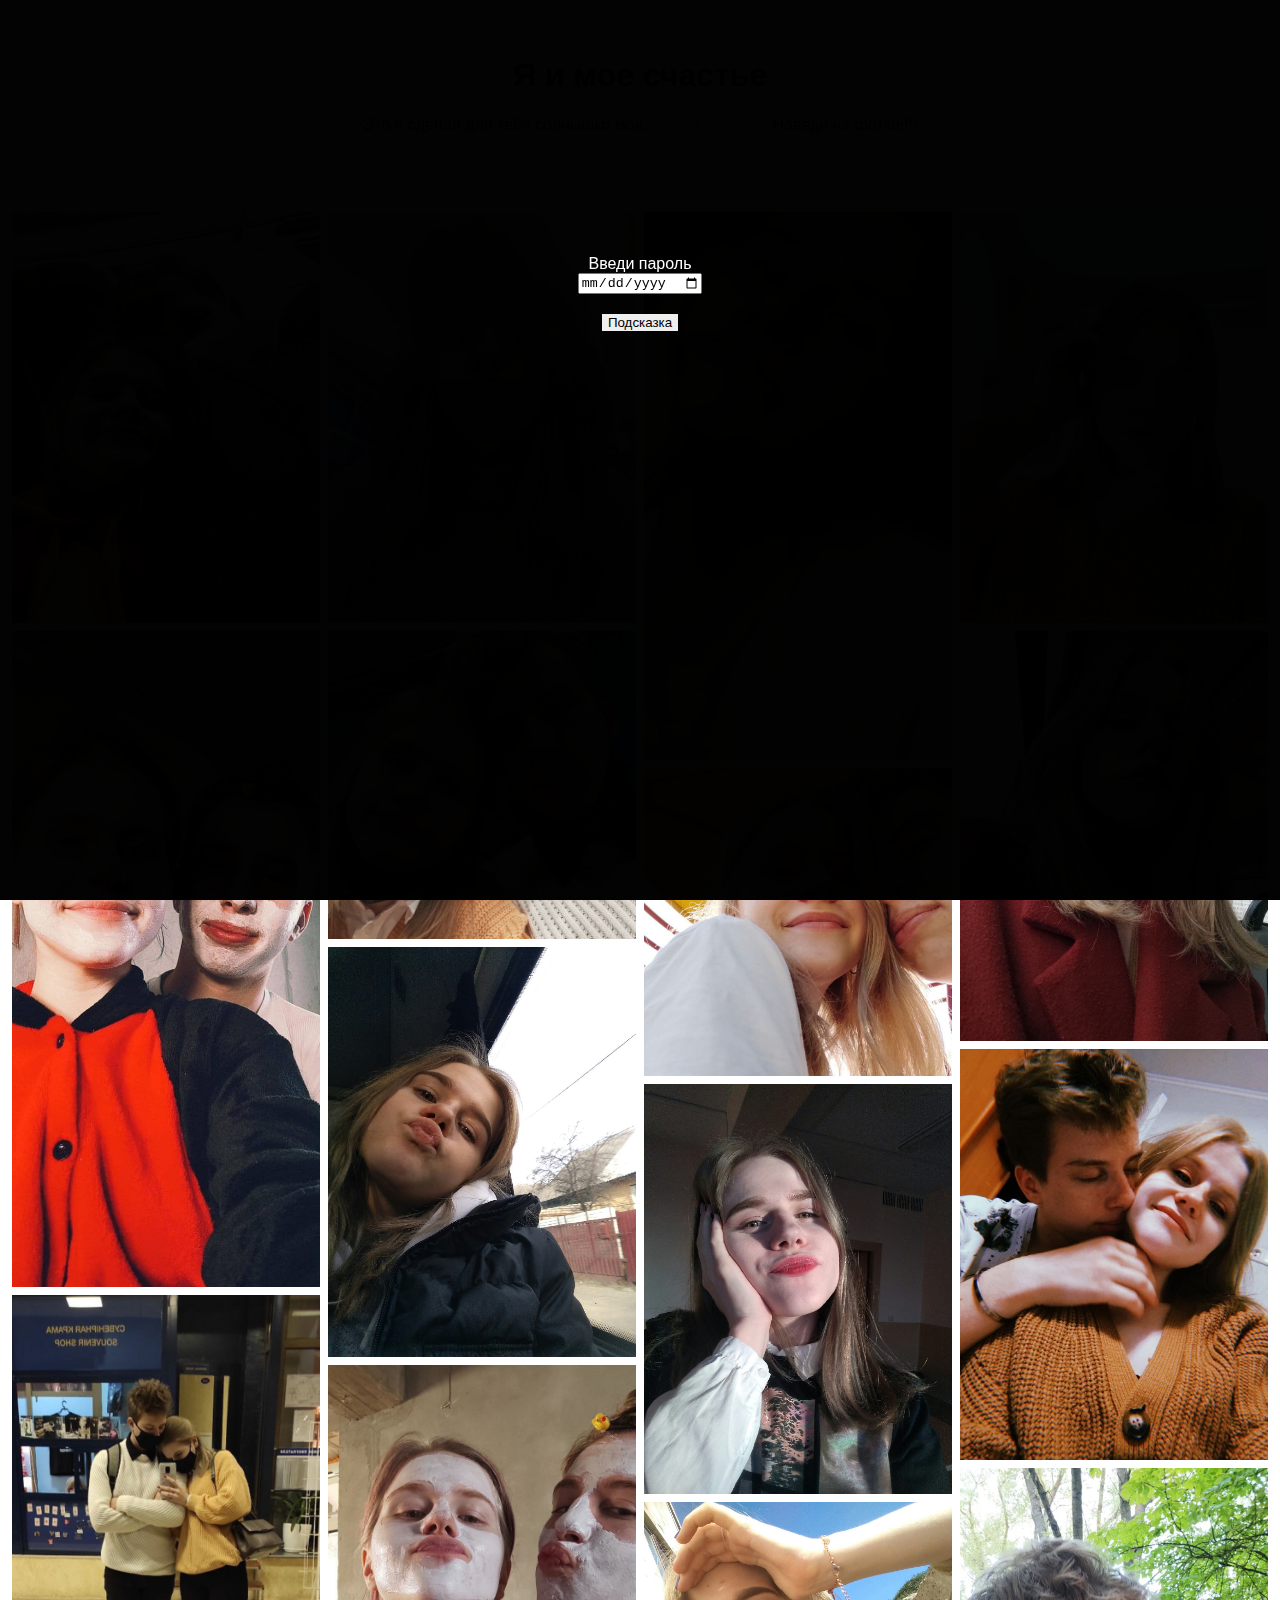
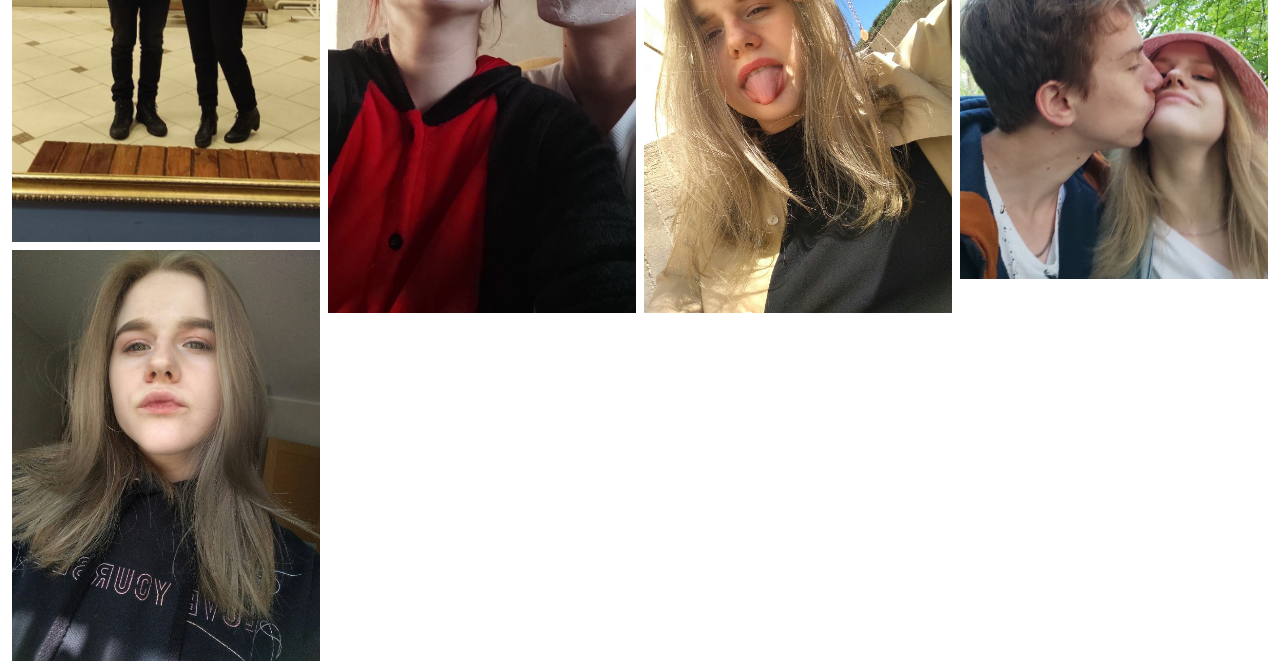
<file: index.html>
<!DOCTYPE html>
<html lang="en">

<head>
    <meta charset="UTF-8">
    <meta http-equiv="X-UA-Compatible" content="IE=edge">
    <meta name="viewport" content="width=device-width, initial-scale=1.0">
    <title>Солнышко</title>
</head>
<style>
    * {
        box-sizing: border-box;
    }
    body {
        padding: 0;
        margin: 0;
        width:100%;
        overflow-x: hidden;
        padding: 4px;
        font-family: Arial;
    }
    .container {
        position: relative;
    }

    .image {
        display: block;
        width: 100%;
        height: auto;
    }

    .overlay {
        position: absolute;
        bottom: 0;
        background: rgb(0, 0, 0);
        background: rgba(0, 0, 0, 0.5);
        /* Black see-through */
        color: #f1f1f1;
        width: 100%;
        transition: .5s ease;
        opacity: 0;
        color: white;
        font-size: 20px;
        padding: 20px;
        text-align: center;
    }

    .container:hover .overlay {
        opacity: 1;
    }
    
    .header {
        height: 200px;
        text-align: center;
        padding: 32px;
    }

    .row {
        display: -ms-flexbox;
        /* IE10 */
        display: flex;
        -ms-flex-wrap: wrap;
        /* IE10 */
        flex-wrap: wrap;
        padding: 0 4px;
    }
    .show{
        width: 100%;
        z-index: 100;
        background: rgba(0, 0, 0, 0.795);
        height: 100%;
    }
    /* Create four equal columns that sits next to each other */
    .column {
        -ms-flex: 25%;
        /* IE10 */
        flex: 25%;
        max-width: 25%;
        padding: 0 4px;
    }

    .column img {
        margin-top: 8px;
        vertical-align: middle;
    }
    .overBlock {
        height: 100%;
        width: 100%;
        position: fixed;
        z-index: 1;
        top: 0;
        left: 0;
        background-color: rgb(0,0,0);
        background-color: rgba(0,0,0, 0.99);
        overflow-x: hidden;
        transition: 0.5s;
    }

    .overBlock-content {
        position: relative;
        display: flex;
        flex-direction: column;
        justify-content: center;
        align-items: center;
        top: 25%;
        width: 100%;
        text-align: center;
        margin-top: 30px;
    }
    /* Responsive layout - makes a two column-layout instead of four columns */
    @media screen and (max-width: 800px) {
        .column {
            -ms-flex: 50%;
            flex: 50%;
            max-width: 50%;
        }
    }

    /* Responsive layout - makes the two columns stack on top of each other instead of next to each other */
    @media screen and (max-width: 600px) {
        .column {
            -ms-flex: 100%;
            flex: 100%;
            max-width: 100%;
        }
    }
</style>

<body>
    <div id="myNav" class="overBlock">

        <!-- Overlay content -->
        <div class="overBlock-content">
          <label for="password"><span style="color: white;">Введи пароль</span></label>
          <input id="psw" type="date">
          <button id="answer" style="border: none; margin-top: 20px">Подсказка</button>
        </div>
      
    </div>
    <!-- Header -->
    <div class="header">
        <h1>Я и мое счастье</h1>
        <p>Это я сделал для тебя солнышко мое, <span style="color: rgb(255, 146, 146);">я тебя любблю</span>. Наведи на фотки!!!!</p>
    </div>

    <!-- Photo Grid -->
    <div class="row">
        <div class="column">
        <div class="container">
            <img src="./img/photo_2020-10-18_23-52-44.jpg" style="width:100%">
            <div class="overlay">Едут счастливые😍</div>
        </div>
        <div class="container">
            <img src="./img/photo_2020-10-18_23-53-49.jpg" style="width:100%">
            <div class="overlay">Ууу, масочки😊</div>
        </div>
        <div class="container">
            <img src="./img/oni86r2E8VU.jpg" style="width:100%">
            <div class="overlay">Такие взрослые👻</div>
        </div>
        <div class="container">
            <img src="./img/pgYXb5uyVvM.jpg" style="width:100%">
            <div class="overlay">Такая серьезная милледи😚</div>
        </div>
        </div>
        <div class="column">
            <div class="container">
                <img src="./img/e87eY41BGaA.jpg" style="width:100%">
                <div class="overlay">Стырила мою шапку😒</div>
            </div>
            <div class="container">
                <img src="./img/fy3xYEyPTps.jpg" style="width:100%">
                <div class="overlay">Наш романтик в театре💏</div>
            </div>
            <div class="container">
                <img src="./img/JLMn1XBjMTI.jpg" style="width:100%">
                <div class="overlay">Дай буську😘</div>
            </div>
            <div class="container">
                <img src="./img/photo_2020-10-18_23-54-49.jpg" style="width:100%">
                <div class="overlay">И снова мы в масочках👽</div>
            </div>      
        </div>
        <div class="column">
            <div class="container">
                <img src="./img/Blf0VOheGOs.jpg" style="width:100%">
                <div class="overlay">Ты всегда такая милашка🥺</div>
            </div>
            <div class="container">
                <img src="./img/TctihDqNz78.jpg" style="width:100%">
                <div class="overlay">Ну мы и солнышки конечно☀️</div>
            </div>
            <div class="container">
                <img src="./img/uIG3NWyJ5Nc.jpg" style="width:100%">
                <div class="overlay">Сто процентов обо мне думаешь🤩</div>
            </div>
            <div class="container">
                <img src="./img/V6Rf2Oc5gkM.jpg" style="width:100%">
                <div class="overlay">Кривляшка🥴</div>
            </div>        
        </div>
        <div class="column">
            <div class="container">
                <img src="./img/ZSLKVzsY14E.jpg" style="width:100%">
                <div class="overlay">Просто эстетика 100%😎</div>
            </div>
            <div class="container">
                <img src="./img/photo_2021-04-30_14-02-22.jpg" style="width:100%">
                <div class="overlay">Ты моя королева👸</div>
            </div>
            <div class="container">
                <img src="./img/photo_2021-05-02_11-05-50.jpg" style="width:100%">
                <div class="overlay">Дай собой надышаться(никада не могу)😔</div>
            </div>
            <div class="container">
                <img src="./img/photo_2021-05-27_21-22-20.jpg" style="width:100%">
                <div class="overlay">Лесные зайки👫</div>
            </div>
        </div>
    </div>

</body>

</html>
<script defer>
    document.getElementById('answer').onclick = () =>{
        alert('Когда мы начали встречаться?');
    }
    document.getElementById('psw').addEventListener('change', (e) => {
        let psw = e.target.value;
        if(psw == '2020-05-27'){
            document.getElementById('myNav').style.width = '0';
        }
    })
</script>
</file>
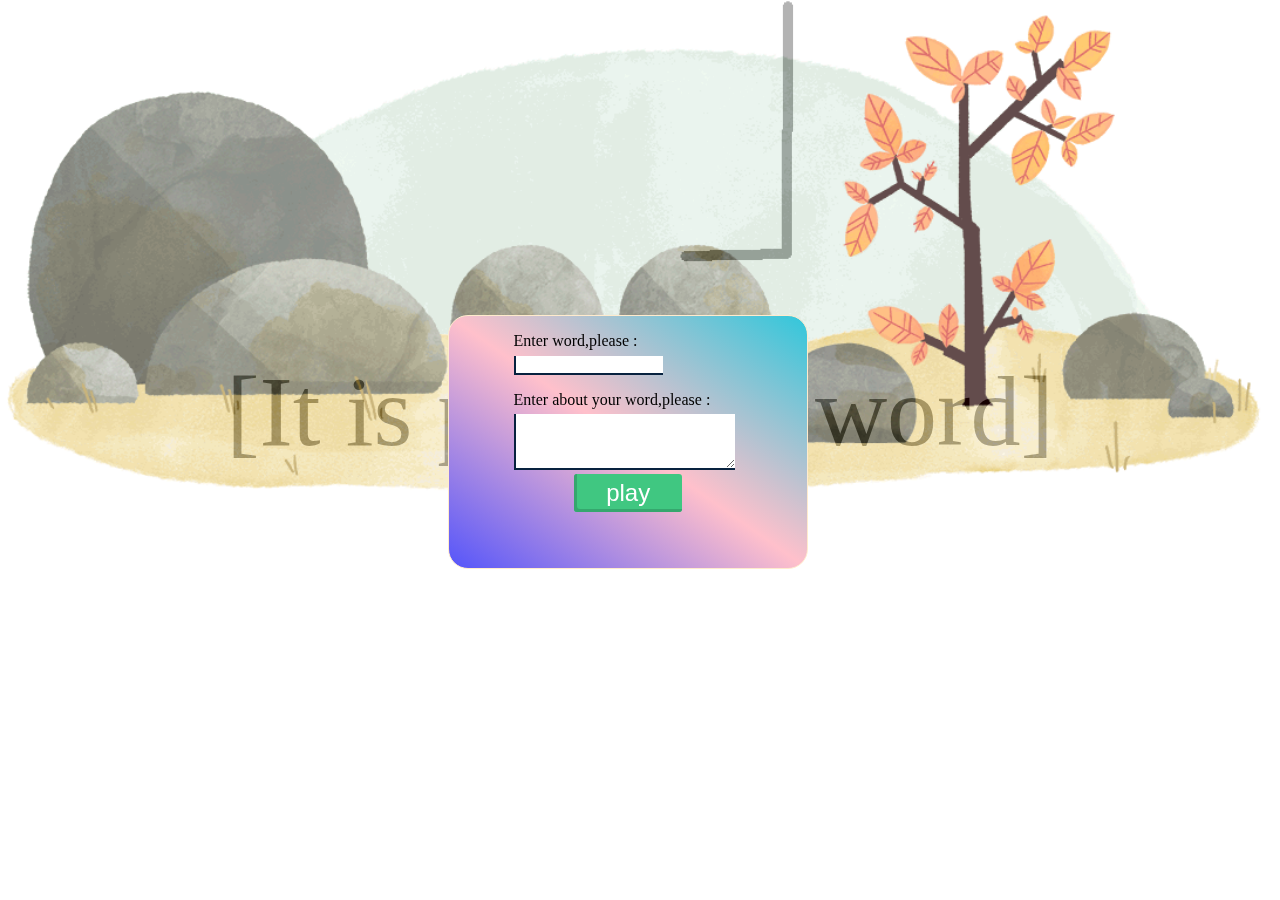
<file: Visel/index.html>
<!DOCTYPE html>
<html lang="en">
<head>
    <meta charset="UTF-8">
    <meta name="viewport" content="width=device-width, initial-scale=1.0">
    <meta http-equiv="X-UA-Compatible" content="ie=edge">
    <title>visel</title>
    <link rel="stylesheet" href="./css/visel.css">
    <script src="./js/visel.js"></script>
</head>
<body>
    <div id="view">
        <div class="image">
            <img  id="img" src="./img/1.png" width="720px" height="450px">
        </div>
        <div id="clon">
            <div id="word">[It is place for word]</div>
            <h2 id="about"></h2>    
            <main class="areaInput">
                <input type="value" placeholder="For example : a" id="input">
                <button id="button">enter</button>
            </main>
            <div id="messeg" class="messeges"></div>
            <div id="close">
                <div class="poleForCose"></div>
                <div class="closeWindow">
                        <p class="Word">Enter word,please :</p><input type="value" id="valueWord">
                        <p class="about">Enter about your word,please :</p><textarea name="comment" cols="40" rows="3" type="value" id="valueAbout"></textarea>
                        <button id="buttonStart">play</button>
                </div>
            </div>    
        </div>
    </div>
</body>
</html>
</file>
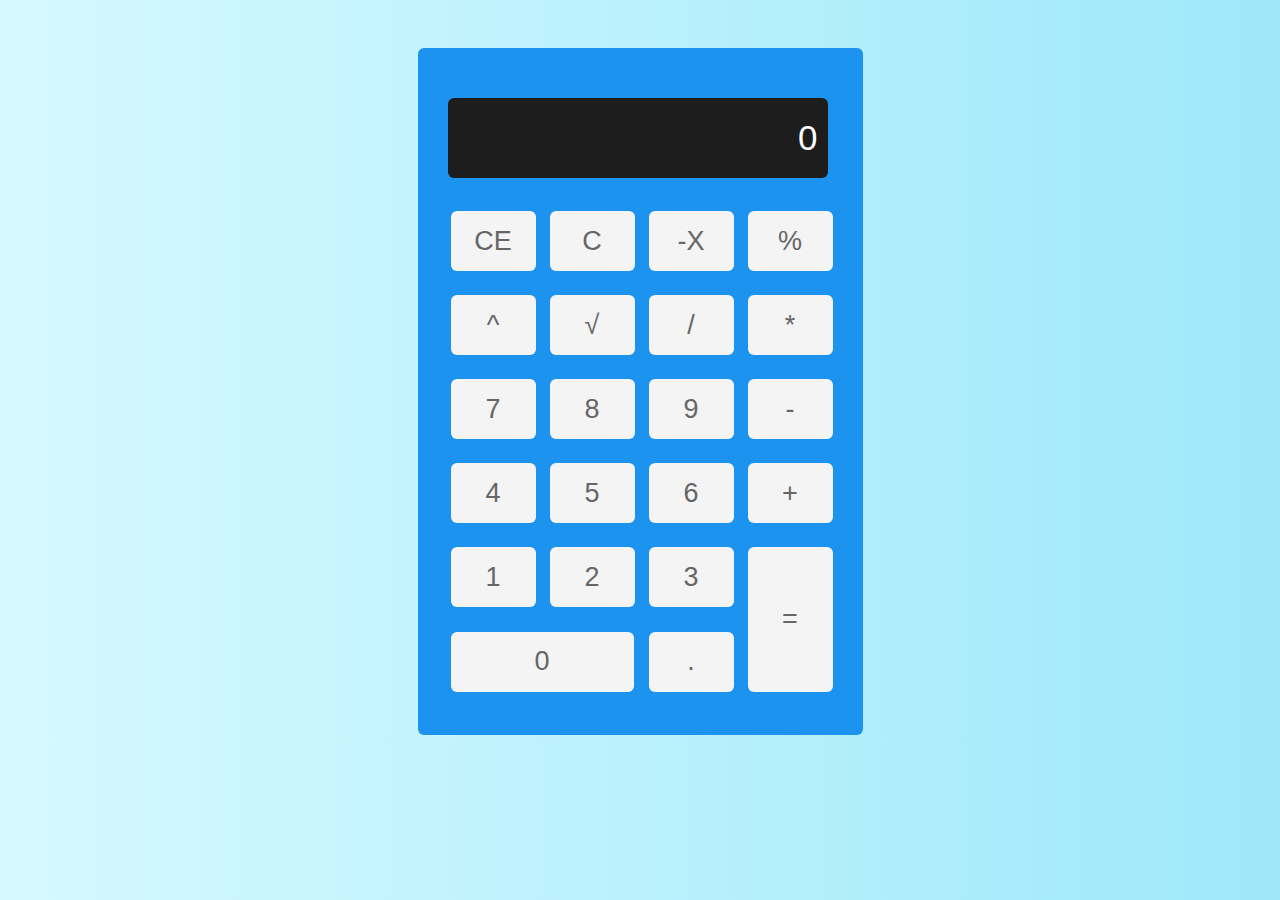
<file: calculator/ready-projects/index.html>
<!DOCTYPE html>
<html lang="en">
<head>
  <meta charset="UTF-8">  
  <meta name="viewport" content="width=device-width, initial-scale=1.0">
  <link rel="stylesheet" href="style.css">
  <title>calculator</title>
</head>

<body>
  <main class="main">
      <div class="calc">
        <div class="calc-display">
          <input disabled type="text" id="display" value="0" name="" placeholder="000000000000000000" class="calc-display-input">
        </div>
        <div class="calc-buttons">
          <table class="calc-table">
            <tr class="calc-buttons-row">
              <td>
                <button type="button" class="clear-btn btn btn-hover-red" id="ce">ce</button>
              </td>
              <td>
                <button type="button" class="clear-btn btn btn-hover-red" id="c">c</button>
              </td>
              <td>
                <button id="minus" type="button" class="operator btn btn-hover-orange">-x</button>
              </td>
              <td>
                <button type="button" class="operator btn btn-hover-orange">%</button>
              </td>
            </tr>
            <tr class="calc-buttons-row">
              <td>
                <button type="button" class="operator btn btn-hover-orange">^</button>
              </td>
              <td>
                <button type="button" class="operator btn btn-hover-orange">√</button>
              </td>
              <td>
                <button type="button" class="operator btn btn-hover-orange">/</button>
              </td>
              <td>
                <button type="button" class=" operator btn btn-hover-orange">*</button>
              </td>
            </tr>
            <tr class="calc-buttons-row">
              <td>
                <button type="button" class="number btn-hover-green btn">7</button>
              </td>
              <td>
                <button type="button" class="number btn-hover-green btn">8</button>
              </td>
              <td>
                <button type="button" class="number btn-hover-green btn">9</button>
              </td>
              <td>
                <button type="button" class="operator btn btn-hover-orange">-</button>
              </td>
            </tr>
            <tr class="calc-buttons-row">
              <td>
                <button type="button" class="number btn-hover-green btn">4</button>
              </td>
              <td>
                <button type="button" class="number btn-hover-green btn">5</button>
              </td>
              <td>
                <button type="button" class="number btn-hover-green btn">6</button>
              </td>
              <td>
                <button type="button" class="operator btn btn-hover-orange">+</button>
              </td>
            </tr>
            <tr class="calc-buttons-row">
              <td>
                <button type="button" class="number btn-hover-green btn">1</button>
              </td>
              <td>
                <button type="button" class="number btn-hover-green btn">2</button>
              </td>
              <td>
                <button type="button" class="number btn-hover-green btn">3</button>
              </td>
              <td rowspan="2">
                <button type="button" class="operator btn btn-equal btn-hover-orange" id="result">=</button>
              </td>
            </tr>
            <tr class="calc-buttons-row">
              <td colspan="2">
                <button type="button" class="number btn-hover-green btn btn-long">0</button>
              </td>
              <td>
                <button type="button" class="btn  btn-hover-orange" id="decimal">.</button>
              </td>
            </tr>
          </table>
        </div>
      </div>
  </main>
  <script src="script.js">
  </script>
</body>
</html>
</file>
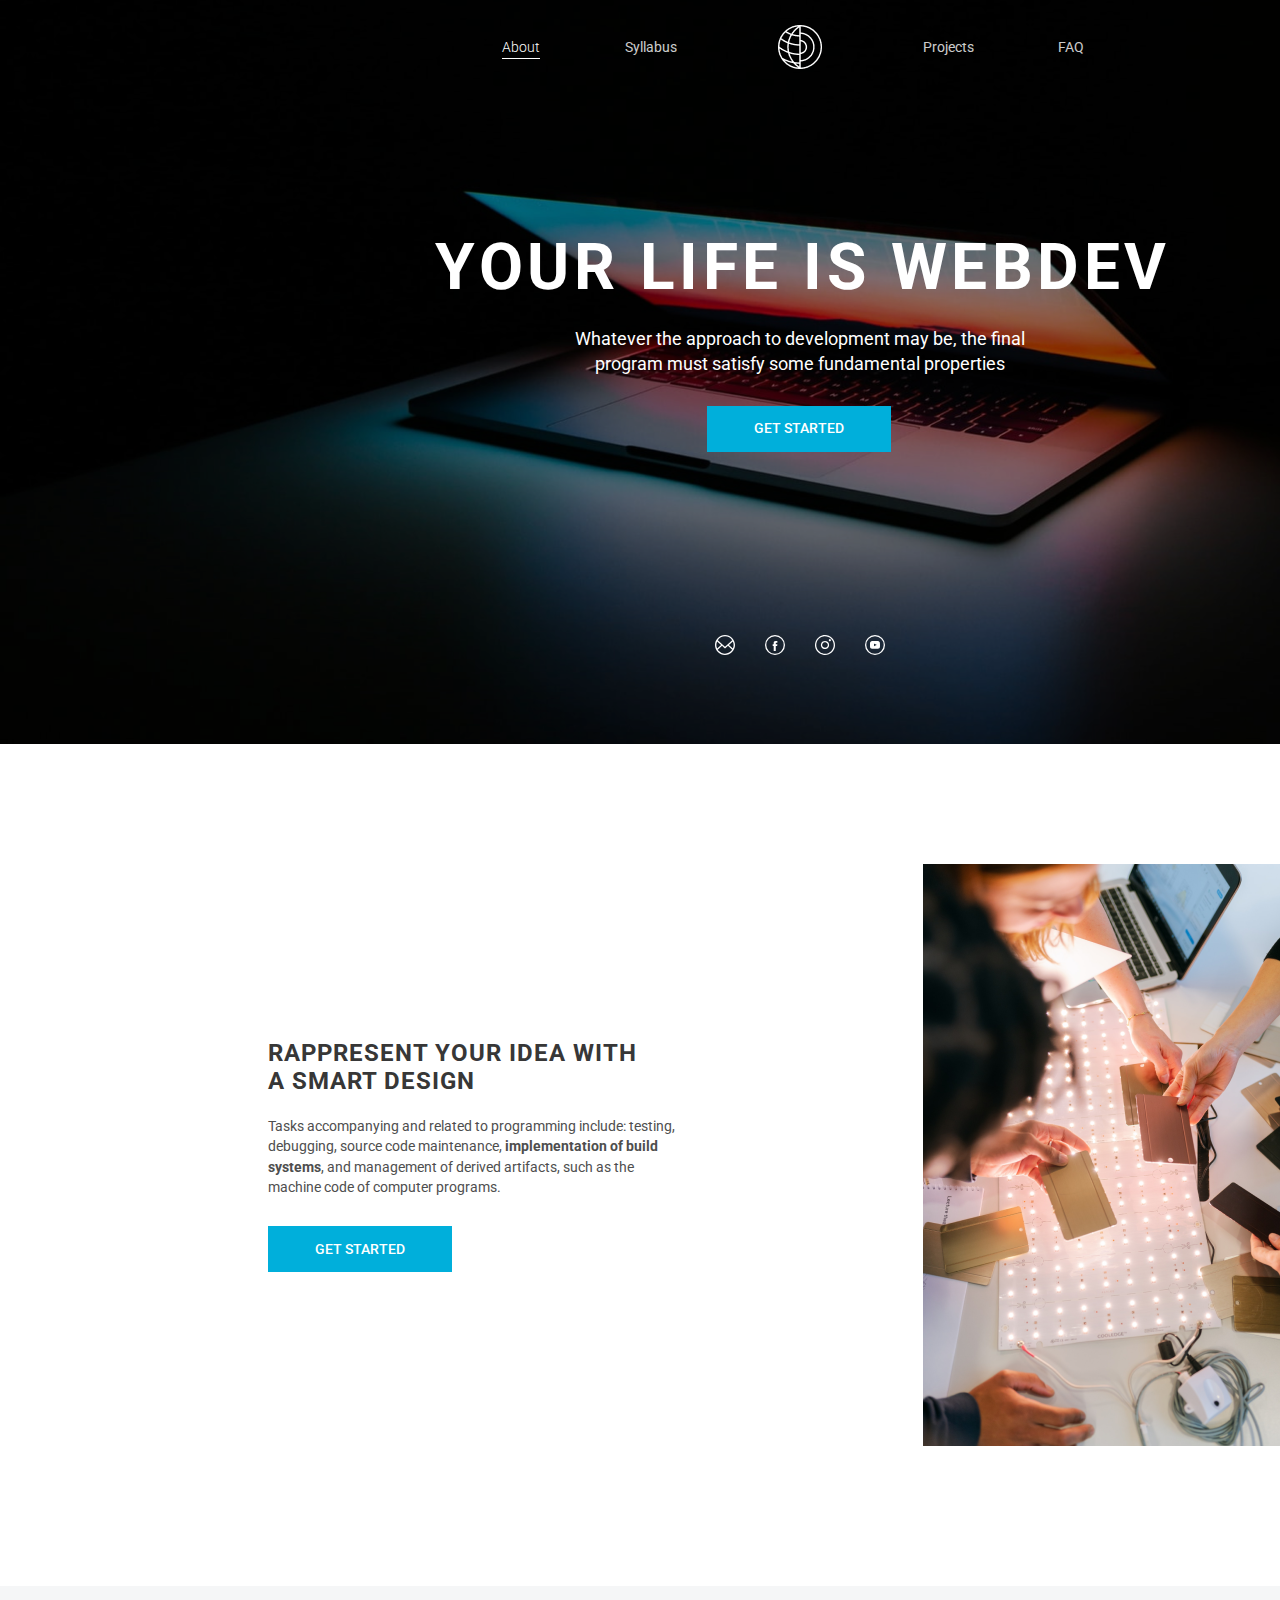
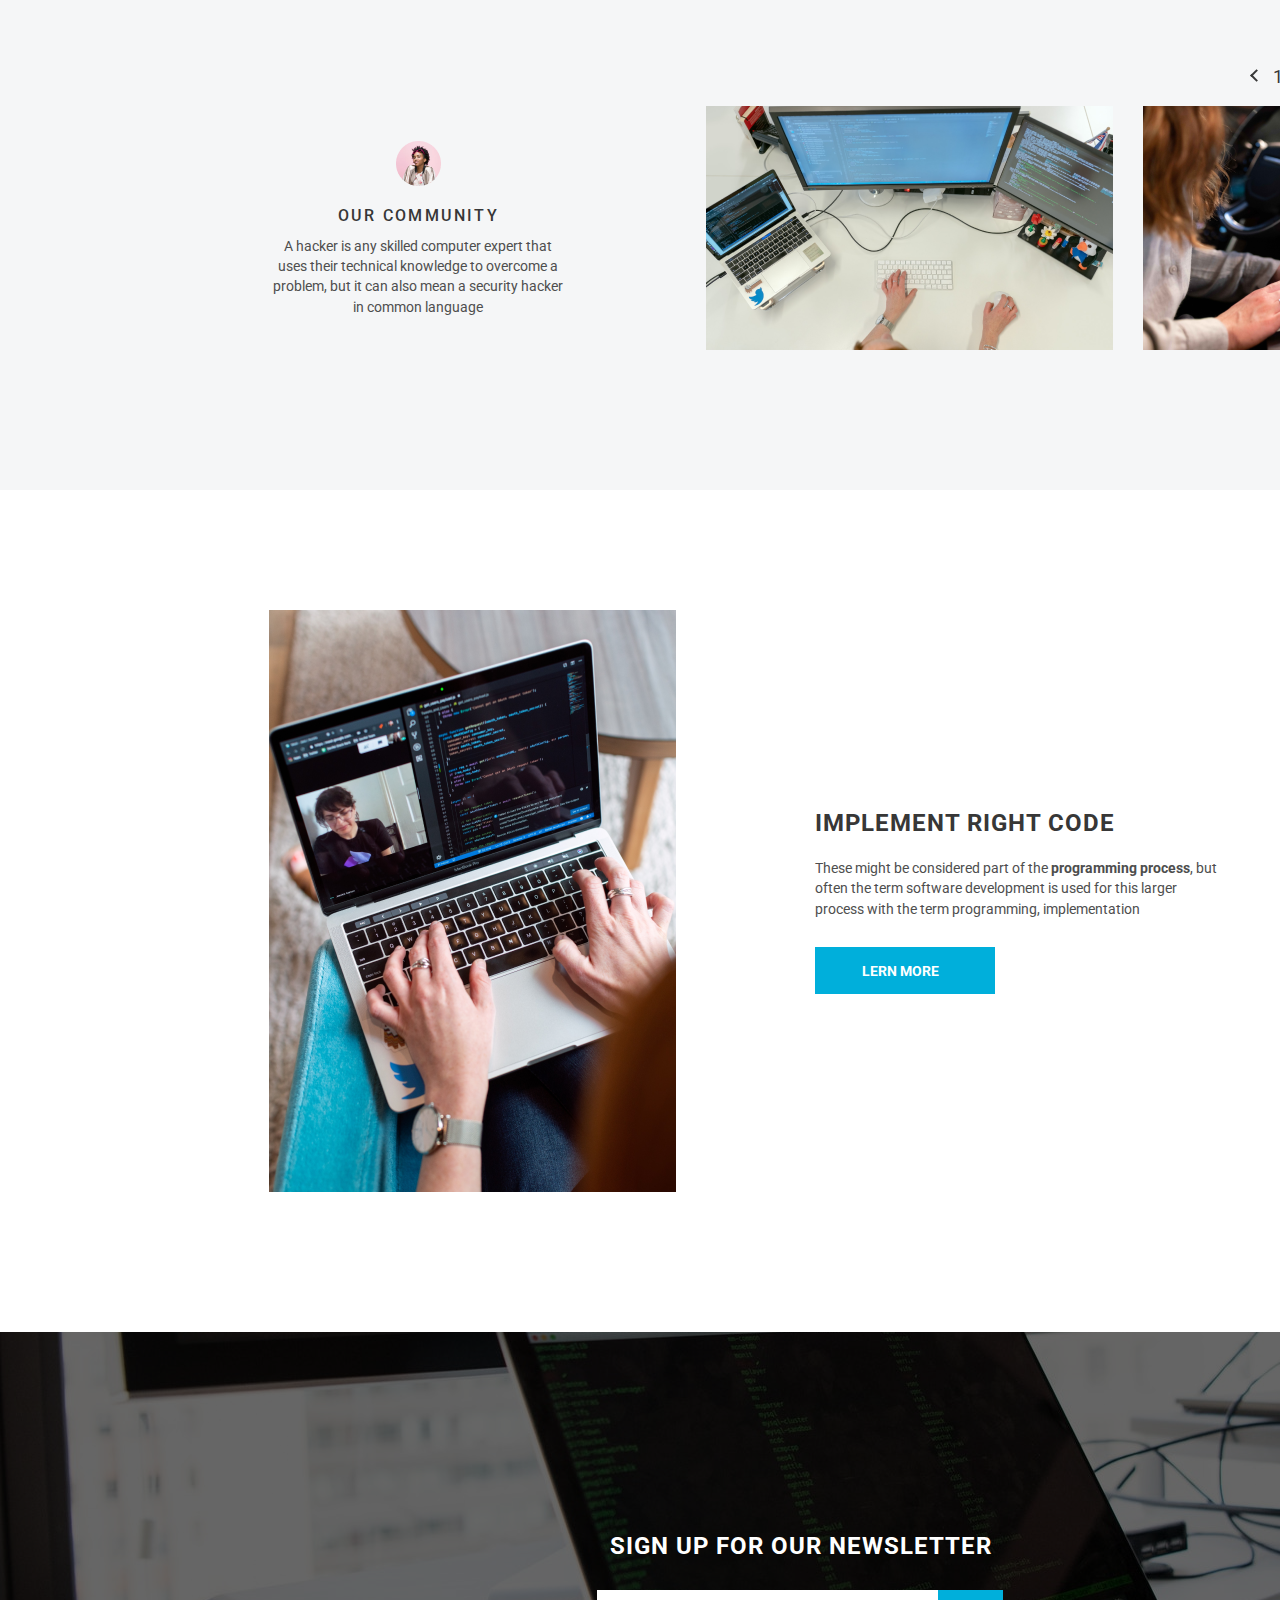
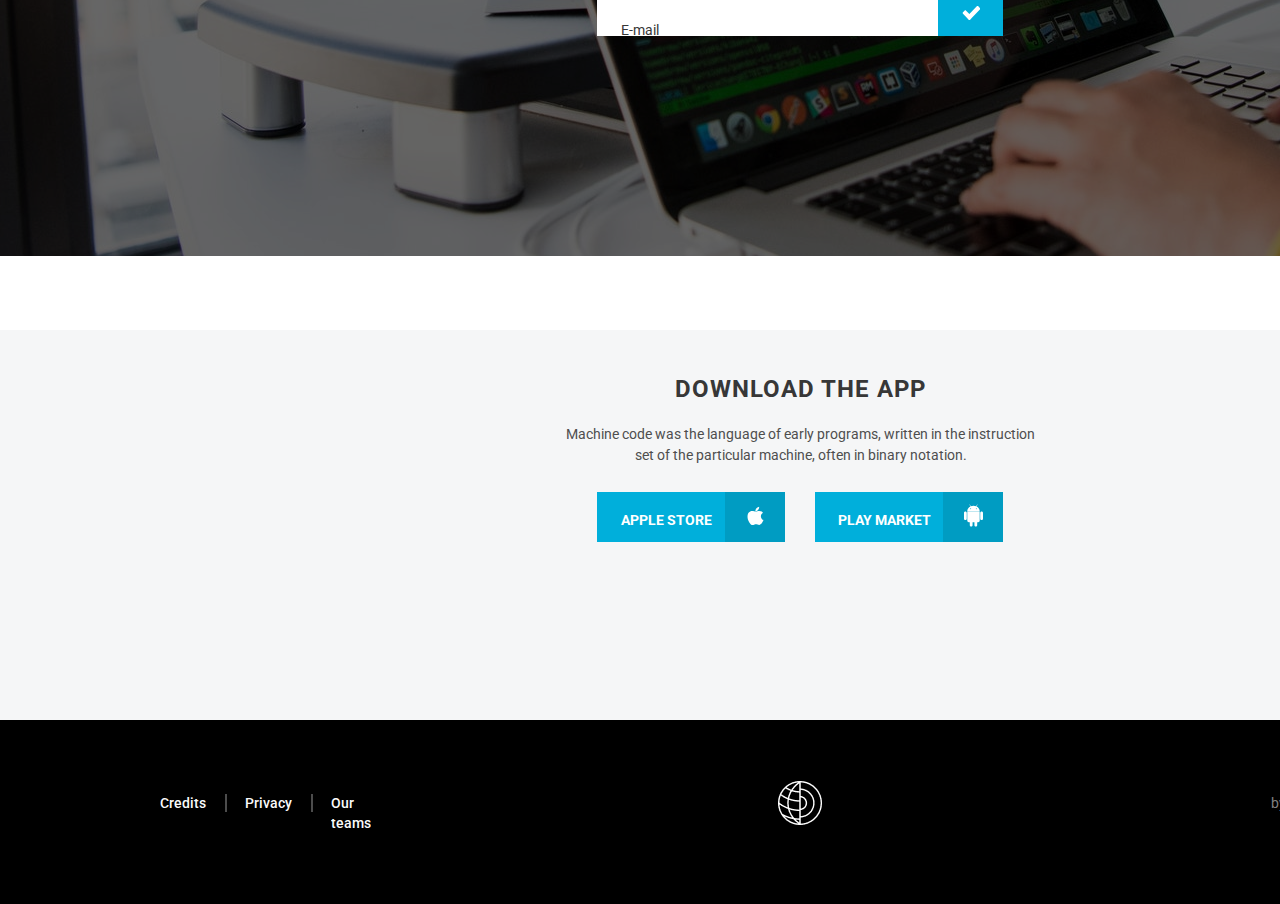
<file: webdev/webdev/webdev/index.html>
<!DOCTYPE html>
<html lang="en">

<head>
    <meta charset="UTF-8">
    <meta name="viewport" content="width=1600px, initial-scale=1.0">
    <link href="https://fonts.googleapis.com/css2?family=Roboto:wght@300;400;500;700;900&display=swap" rel="stylesheet">
    <link rel="stylesheet" href="./style.css">
    <title>webdev</title>
</head>

<body>
    <div class="header_elements">
        <header>
            <a class="about" href="">About</a>
            <a class="syllabus" href="">Syllabus</a>
            <img src="./assets/Vector.png" alt="logo">
            <a class="projects" href="">Projects</a>
            <a class="faq" href="">FAQ</a>
            <div>
                <h1>your life is WebDev</h1>
                <p>Whatever the approach to development may be, the final program must satisfy some fundamental
                    properties</p>
                <button>GET STARTED</button>
            </div>
            <div class="social">
                <svg class="mail" width="20" height="20" viewBox="0 0 20 20" fill="none"
                    xmlns="http://www.w3.org/2000/svg">
                    <path
                        d="M9.99781 0C4.51913 0 0.035774 4.45778 0.000227016 9.93778C-0.0175465 12.6089 1.00887 15.1289 2.88397 17.0267C4.75908 18.9289 7.26514 19.9822 9.9356 20C9.9356 20 9.99781 20 10.0023 20C15.4809 20 19.9643 15.5422 19.9998 10.0622C20.0309 4.55111 15.5742 0.0355556 9.99781 0ZM17.8537 13.6089L13.8858 10L17.8581 6.39111C18.3736 7.50667 18.6579 8.74667 18.6491 10.0533C18.6402 11.32 18.3558 12.5244 17.8537 13.6089ZM10.0511 1.34667C13.0415 1.36444 15.672 2.90667 17.2138 5.23111L9.99781 11.7911L7.50064 9.52L2.79066 5.24C4.3414 2.89778 7.01187 1.34667 10.0511 1.34667ZM2.14193 6.39111L6.10986 10L2.13304 13.6133C1.60873 12.48 1.33768 11.2311 1.34657 9.94667C1.35546 8.68 1.63983 7.47556 2.14193 6.39111ZM9.99781 18.6533H9.94005C7.62949 18.64 5.46557 17.7244 3.8393 16.08C3.4394 15.6756 3.08393 15.2356 2.77289 14.7689L7.06519 10.8711L9.56236 13.1378C9.68678 13.2489 9.84229 13.3067 9.99781 13.3067C10.1533 13.3067 10.3088 13.2489 10.4333 13.1378L12.9304 10.8711L17.2138 14.7644C15.6587 17.1022 13.0015 18.6533 9.99781 18.6533Z"
                        fill="white" />
                </svg>

                <svg class="facebook" width="20" height="20" viewBox="0 0 20 20" fill="none"
                    xmlns="http://www.w3.org/2000/svg">
                    <path
                        d="M8.6955 7.937V9.314H7.6875V10.997H8.6955V16H10.7675V10.997H12.1575C12.1575 10.997 12.2885 10.19 12.3515 9.307H10.7755V8.157C10.7755 7.984 11.0015 7.753 11.2255 7.753H12.3535V6H10.8185C8.6445 6 8.6955 7.685 8.6955 7.937Z"
                        fill="white" />
                    <circle cx="10" cy="10" r="9.35" stroke="white" stroke-width="1.3" />
                </svg>

                <svg class="vector" width="20" height="20" viewBox="0 0 20 20" fill="none"
                    xmlns="http://www.w3.org/2000/svg">
                    <path
                        d="M15.5787 4.42128C15.7785 4.62103 15.8907 4.89196 15.8907 5.17447C15.8907 5.45697 15.7785 5.7279 15.5787 5.92766C15.379 6.12742 15.108 6.23964 14.8255 6.23964C14.543 6.23964 14.2721 6.12742 14.0723 5.92766C14.0248 5.87675 13.9808 5.82273 13.9404 5.76596C13.9011 5.70726 13.8683 5.64448 13.8426 5.57872C13.8163 5.51559 13.7963 5.45003 13.783 5.38298C13.7767 5.31361 13.7767 5.24383 13.783 5.17447C13.7848 4.89258 13.8962 4.62246 14.0936 4.42128C14.1436 4.37274 14.1977 4.3286 14.2553 4.28936C14.3711 4.21159 14.5013 4.15804 14.6383 4.13191C14.8068 4.10123 14.9801 4.1115 15.1438 4.16185C15.3075 4.21221 15.4566 4.30119 15.5787 4.42128ZM14.1149 10C14.1149 10.8138 13.8736 11.6094 13.4214 12.2861C12.9693 12.9628 12.3266 13.4902 11.5747 13.8017C10.8228 14.1131 9.99544 14.1946 9.19723 14.0358C8.39902 13.877 7.66581 13.4851 7.09033 12.9097C6.51486 12.3342 6.12295 11.601 5.96418 10.8028C5.8054 10.0046 5.88689 9.17719 6.19834 8.4253C6.50978 7.6734 7.0372 7.03074 7.71389 6.57859C8.39058 6.12644 9.18615 5.8851 10 5.8851C11.091 5.88623 12.137 6.32013 12.9084 7.09157C13.6799 7.86302 14.1138 8.90901 14.1149 10ZM12.8383 10C12.8383 9.43863 12.6718 8.88988 12.36 8.42312C12.0481 7.95637 11.6048 7.59258 11.0862 7.37775C10.5675 7.16293 9.99685 7.10672 9.44628 7.21624C8.8957 7.32575 8.38997 7.59608 7.99302 7.99302C7.59608 8.38996 7.32576 8.8957 7.21624 9.44627C7.10673 9.99685 7.16293 10.5675 7.37776 11.0862C7.59258 11.6048 7.95637 12.0481 8.42313 12.36C8.88988 12.6718 9.43864 12.8383 10 12.8383C10.7528 12.8383 11.4747 12.5393 12.007 12.007C12.5393 11.4747 12.8383 10.7528 12.8383 10ZM20 10C20 11.9778 19.4135 13.9112 18.3147 15.5557C17.2159 17.2002 15.6541 18.4819 13.8268 19.2388C11.9996 19.9957 9.98891 20.1937 8.0491 19.8078C6.10929 19.422 4.32746 18.4696 2.92894 17.0711C1.53041 15.6725 0.578004 13.8907 0.192152 11.9509C-0.1937 10.0111 0.00433284 8.00042 0.761209 6.17316C1.51809 4.3459 2.79981 2.78412 4.4443 1.6853C6.08879 0.58649 8.02219 0 10 0C12.6515 0.0022537 15.1937 1.05655 17.0686 2.93142C18.9435 4.8063 19.9977 7.34852 20 10ZM18.7234 10C18.7234 8.27467 18.2118 6.58809 17.2532 5.15353C16.2947 3.71898 14.9323 2.60088 13.3383 1.94062C11.7443 1.28037 9.99032 1.10762 8.29815 1.44421C6.60598 1.78081 5.05161 2.61163 3.83162 3.83162C2.61164 5.05161 1.78081 6.60597 1.44422 8.29815C1.10762 9.99032 1.28038 11.7443 1.94063 13.3383C2.60088 14.9323 3.71898 16.2947 5.15354 17.2532C6.5881 18.2118 8.27468 18.7234 10 18.7234C12.3126 18.72 14.5294 17.7999 16.1646 16.1646C17.7999 14.5294 18.72 12.3126 18.7234 10Z"
                        fill="white" />
                </svg>
                <svg class="youtube" width="20" height="20" viewBox="0 0 20 20" fill="none"
                    xmlns="http://www.w3.org/2000/svg">
                    <circle cx="10" cy="10" r="9.35" stroke="white" stroke-width="1.3" />
                    <path
                        d="M11.603 9.733L9.357 8.685C9.161 8.594 9 8.696 9 8.913V10.887C9 11.104 9.161 11.206 9.357 11.115L11.602 10.067C11.799 9.975 11.799 9.825 11.603 9.733ZM10 13.8C5.086 13.8 5 13.357 5 9.9C5 6.443 5.086 6 10 6C14.914 6 15 6.443 15 9.9C15 13.357 14.914 13.8 10 13.8Z"
                        fill="white" />
                </svg>

            </div>
        </header>
    </div>
    <div class="rappresent">
        <div class="content_block">
            <h2>Rappresent your idea with
                a smart Design</h2>
            <p>Tasks accompanying and related to programming include: testing, debugging, source code maintenance,
                <strong>implementation of build systems</strong>, and management of derived artifacts, such as the
                machine code of computer programs. </p>
            <button>GET STARTED</button>
        </div>
        <img class="phone_img" src="./assets/content-image-1.png" alt="image">
    </div>
    <div class="container_our_comunuty">
        <div class="block_of_items">
            <img src="./assets/icon.png" alt="ico">
            <h2>our community</h2>
            <p>A hacker is any skilled computer expert that uses their technical knowledge to overcome a problem, but it
                can also mean a security hacker in common language</p>
        </div>
        <div class="container">
            <div class="nav_items">
                <i class="left"></i>
                <i class="num_1">1</i>
                <i class="slesh">/</i>
                <i class="num_2">5</i>
                <i class="right"></i>
            </div>
            <div class="block_of_images">
                <img src="./assets/Rectangle 2.png" alt="1">
                <img class="img_2" src="./assets/Rectangle 3.png" alt="2">
                <img class="img_3" src="./assets/Rectangle 4.png" alt="3">
            </div>
        </div>
    </div>
    <div class="block_right_code">
        <div class="content_block_of_right_code">
            <img class="phone_img_right" src="./assets/content-image-2 (1).png" alt="image">
            <div class="right_text">
                <h2>Implement right Code</h2>
                <p>These might be considered part of the <strong>programming process</strong>, but often the term
                    software development is
                    used for this larger process with the term programming, implementation</p>
                <button>LERN MORE</button>
            </div>

        </div>

    </div>
    <div class="laeyr_sing_up">
        <div class="form">
            <h2>sign up for our newsletter</h2>
            <form class="registration">
                <input type="email" placeholder="E-mail">
                <button type="submit"><svg class="svg_gal" width="18" height="15" viewBox="0 0 17 13" fill="none"
                        xmlns="http://www.w3.org/2000/svg">
                        <path fill-rule="evenodd" clip-rule="evenodd"
                            d="M17.1731 2.97198C17.1731 2.69389 17.0665 2.41563 16.8746 2.21542L15.4247 0.702325C15.2328 0.501949 14.9663 0.390775 14.6997 0.390775C14.4332 0.390775 14.1667 0.501949 13.9747 0.702325L6.98106 8.01224L3.84667 4.7299C3.65477 4.52969 3.38824 4.41835 3.12171 4.41835C2.85516 4.41835 2.58862 4.52969 2.39672 4.7299L0.946816 6.24317C0.754897 6.44338 0.648326 6.72146 0.648326 6.99973C0.648326 7.27781 0.754897 7.55591 0.946816 7.75628L4.80617 11.7839L6.25608 13.2971C6.448 13.4973 6.71453 13.6087 6.98106 13.6087C7.2476 13.6087 7.51407 13.4973 7.70597 13.2971L9.15594 11.7839L16.8746 3.72853C17.0665 3.52834 17.1731 3.25024 17.1731 2.97198Z"
                            fill="white" />
                    </svg>
                </button>
            </form>

        </div>
    </div>
    <div class="block_down">
        <h2>Download the App</h2>
        <p>Machine code was the language of early programs, written in the instruction set of the particular machine,
            often in binary notation.</p>
        <form class="ap" action="./assets/Rectangle 2.png">
            <input class="in_apple" type="button" value="apple store">
            <button class="apple"><svg class="logo_apple" width="17" height="20" viewBox="0 0 17 20" fill="none"
                    xmlns="http://www.w3.org/2000/svg">
                    <path fill-rule="evenodd" clip-rule="evenodd"
                        d="M16.4817 14.0825C15.8054 13.8852 15.1978 13.4244 14.6704 12.7002C14.1431 11.9762 13.8794 11.1535 13.8794 10.2539C13.8794 9.42026 14.1316 8.66317 14.6246 7.98302C14.8997 7.59918 15.3354 7.17135 15.9315 6.68856C15.5417 6.2278 15.1404 5.85489 14.7392 5.59164C14.0284 5.1198 13.2145 4.87857 12.2973 4.87857C11.7356 4.87857 11.0707 5.01011 10.3141 5.2515C9.55745 5.5038 9.00713 5.62442 8.67466 5.62442C8.41102 5.62442 7.88368 5.51473 7.09265 5.29533C6.29011 5.07595 5.62525 4.96626 5.0635 4.96626C3.74512 4.96626 2.66747 5.49288 1.80766 6.54595C0.947852 7.61011 0.512207 8.97041 0.512207 10.6489C0.512207 12.4479 1.08544 14.2801 2.19747 16.1668C3.3324 18.0538 4.46733 19.0082 5.64816 19.0082C6.02649 19.0082 6.5309 18.8876 7.16142 18.6353C7.78049 18.3939 8.33077 18.2731 8.78934 18.2731C9.25934 18.2731 9.844 18.3828 10.5204 18.6242C11.2082 18.8547 11.7356 18.9753 12.1254 18.9753C13.0998 18.9753 14.0858 18.2622 15.0717 16.8252C15.7366 15.8707 16.1952 14.9492 16.4817 14.0825ZM12.1712 1.21444C12.1712 1.13767 12.1598 1.0718 12.1598 0.995036C12.1483 0.929194 12.1254 0.852426 12.1024 0.753662C10.7726 1.04981 9.80965 1.58752 9.23641 2.37736C8.66323 3.1672 8.36518 4.11058 8.34225 5.19657C8.88102 5.15272 9.27082 5.08688 9.53447 5.01011C9.94718 4.87857 10.3599 4.61518 10.7726 4.22027C11.2541 3.75949 11.6095 3.25489 11.8388 2.70643C12.0566 2.16888 12.1712 1.66428 12.1712 1.21444Z"
                        fill="white" />
                </svg>
            </button>
        </form>
        <form class="an" action="./assets/Rectangle 2.png">
            <input class="in_android" type="button" value="Play Market">
            <button class="android"><svg class="logo_android" width="20" height="23" viewBox="0 0 20 23" fill="none"
                    xmlns="http://www.w3.org/2000/svg">
                    <path fill-rule="evenodd" clip-rule="evenodd"
                        d="M7.6466 5.17217C7.36306 5.17217 7.13354 4.93339 7.13354 4.65484C7.13354 4.37629 7.36306 4.13753 7.6466 4.13753C7.94361 4.13753 8.17313 4.37629 8.17313 4.65484C8.17313 4.93339 7.94361 5.17217 7.6466 5.17217ZM13.3439 5.17217C13.0469 5.17217 12.8174 4.93339 12.8174 4.65484C12.8174 4.37629 13.0469 4.13753 13.3439 4.13753C13.6274 4.13753 13.8569 4.37629 13.8569 4.65484C13.8569 4.93339 13.6274 5.17217 13.3439 5.17217ZM2.3813 7.61293C1.61173 7.61293 0.990723 8.22316 0.990723 8.9659V14.6698C0.990723 15.426 1.61173 16.0362 2.3813 16.0362C3.15079 16.0362 3.75834 15.426 3.75834 14.6698V8.9659C3.75834 8.22316 3.13734 7.61293 2.3813 7.61293ZM16.6921 7.86492H4.29839V16.6995C4.29839 17.5086 4.95996 18.1586 5.78348 18.1586H6.78251L6.79603 21.1698C6.79603 21.9259 7.41709 22.5362 8.17313 22.5362C8.94264 22.5362 9.56369 21.9259 9.56369 21.1698V18.1586H11.4268V21.1698C11.4268 21.9259 12.0478 22.5362 12.8174 22.5362C13.5869 22.5362 14.208 21.9259 14.208 21.1698V18.1586H15.2205C16.0306 18.1586 16.6921 17.5086 16.6921 16.6995V7.86492ZM13.5599 2.49263L14.5185 0.754861C14.5725 0.662112 14.5455 0.542656 14.451 0.489668C14.3564 0.449732 14.2349 0.476314 14.181 0.569213L13.2089 2.32019C12.3853 1.96195 11.4673 1.7631 10.4952 1.7631C9.52319 1.7631 8.60511 1.96195 7.78159 2.32019L6.80954 0.569213C6.75553 0.476314 6.63401 0.449732 6.53952 0.489668C6.44498 0.542656 6.418 0.662112 6.47203 0.754861L7.43055 2.49263C5.52699 3.44775 4.24442 5.27828 4.24442 7.38734H16.7326C16.7326 5.27828 15.45 3.44775 13.5599 2.49263ZM19.9998 8.9659C19.9998 8.20981 19.3787 7.61293 18.6092 7.61293C17.8532 7.61293 17.2321 8.20981 17.2321 8.9659V14.6698C17.2321 15.426 17.8532 16.0362 18.6092 16.0362C19.3787 16.0362 19.9998 15.426 19.9998 14.6698V8.9659Z"
                        fill="white" />
                </svg>
            </button>
        </form>
    </div>
    <footer>
        <div class="nav_items">
            <div class="audition_menu">

                <a href="#3600px">Credits</a>
                <a href="">Privacy</a>
                <a href="">Our teams</a>
            </div>
            <img src="./assets/Vector.png" alt="logo">
        </div>
        <p>by TonYem for RSS at 2020</p>
    </footer>

</body>

</html>
</file>
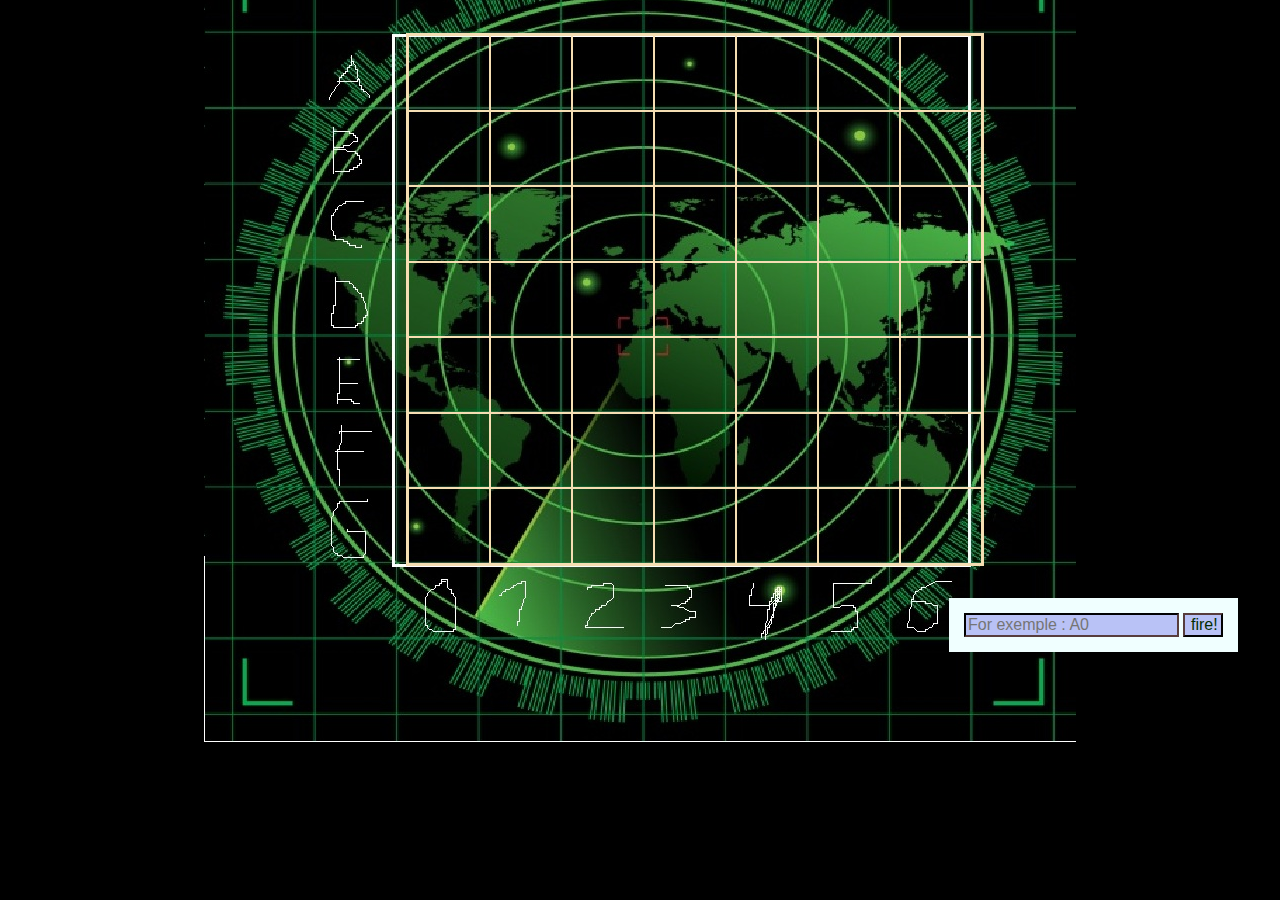
<file: ButtleShipe/ButtleShipe.html>
<!DOCTYPE html>
<html lang="en">
<head>
    <meta charset="UTF-8">
    <meta name="viewport" content="width=device-width, initial-scale=1.0">
    <meta http-equiv="X-UA-Compatible" content="ie=edge">
    <title>ButtleShipe</title>    
    <link rel="stylesheet" href="./css/bs.css">
<style>
    body{
    background: url(img/gps.jpg) no-repeat black;
    background-position: center -70px;
    width:100%;
}
.hit{
    background: transparent url("img/уп.png") no-repeat center center;
    background-size: 280%;
    
}
.miss{
    background: transparent url("img/miss.png") no-repeat center center;
    background-size: 150%;
    background-position-x: -5px;
}
</style>
</head>
<body>
    <div id="board">
        <div id="messageArea"></div>
        <table>
            <tr>
                <td id="00"></td>
                <td id="01"></td>
                <td id="02"></td>
                <td id="03"></td>
                <td id="04"></td>
                <td id="05"></td>
                <td id="06"></td>
            </tr>
            <tr>
                    <td id="10"></td>
                    <td id="11"></td>
                    <td id="12"></td>
                    <td id="13"></td>
                    <td id="14"></td>
                    <td id="15"></td>
                    <td id="16"></td>
                </tr>
                <tr>
                        <td id="20"></td>
                        <td id="21"></td>
                        <td id="22"></td>
                        <td id="23"></td>
                        <td id="24"></td>
                        <td id="25"></td>
                        <td id="26"></td>
                    </tr>
                    <tr>
                            <td id="30"></td>
                            <td id="31"></td>
                            <td id="32"></td>
                            <td id="33"></td>
                            <td id="34"></td>
                            <td id="35"></td>
                            <td id="36"></td>
                        </tr>
                        <tr>
                                <td id="40"></td>
                                <td id="41"></td>
                                <td id="42"></td>
                                <td id="43"></td>
                                <td id="44"></td>
                                <td id="45"></td>
                                <td id="46"></td>
                            </tr>
                            <tr>
                                    <td id="50"></td>
                                    <td id="51"></td>
                                    <td id="52"></td>
                                    <td id="53"></td>
                                    <td id="54"></td>
                                    <td id="55"></td>
                                    <td id="56"></td>
                                </tr>
                                <tr>
                                        <td id="60"></td>
                                        <td id="61"></td>
                                        <td id="62"></td>
                                        <td id="63"></td>
                                        <td id="64"></td>
                                        <td id="65"></td>
                                        <td id="66"></td>
                                    </tr>
        </table> 
        <form>
            <input type="text" id="guessInput" placeholder="For exemple : A0">
            <input type="button" id="fireButton" value="fire!">
        </form>      
    </div>
    <script async src="js/bs.js"></script>
</body>

</html>
</file>
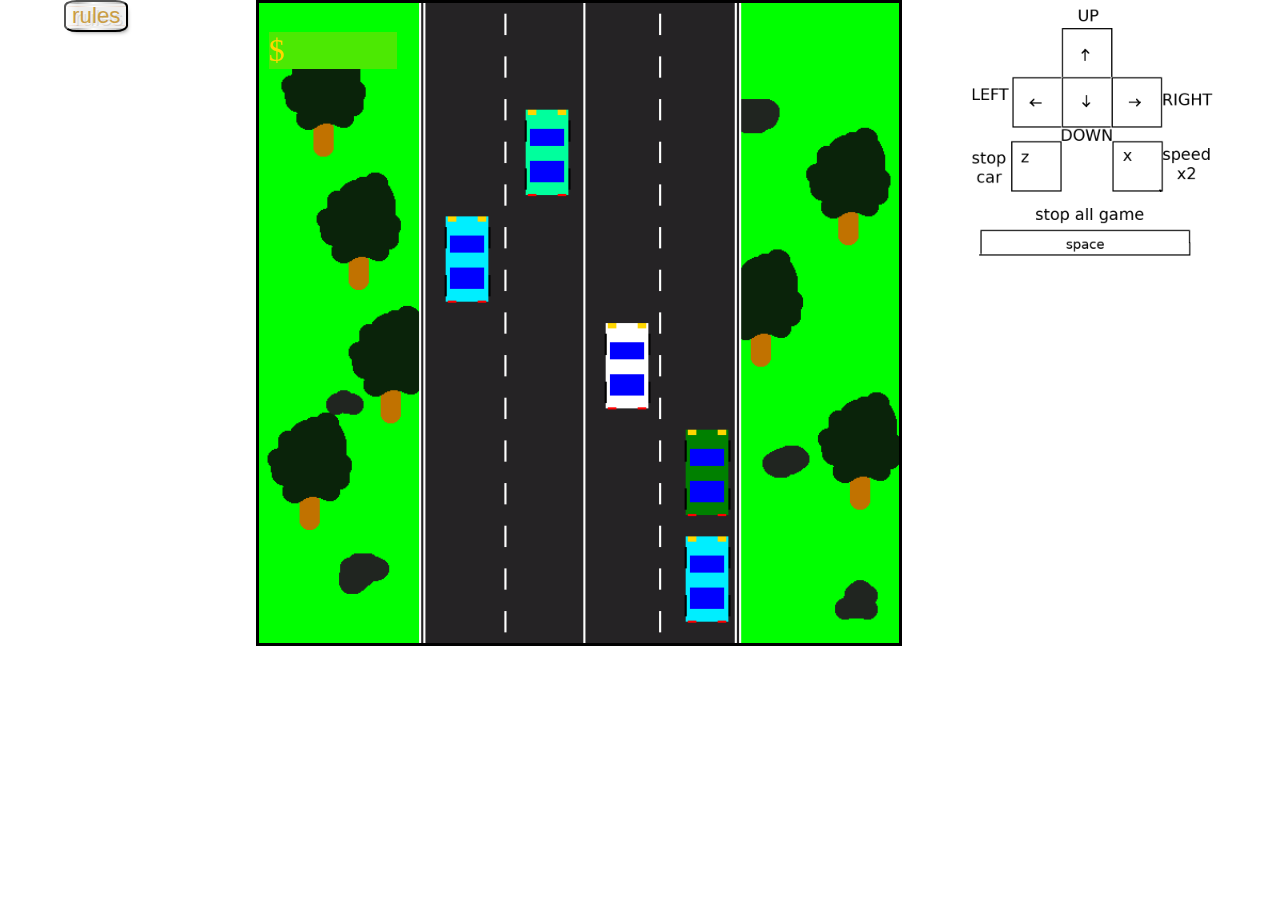
<file: cars/cars.html>
<!DOCTYPE html>
<html lang="en">
    <head>
        <meta charset="UTF-8">
        <meta name="viewport" content="width=device-width, initial-scale=1.0">
        <meta http-equiv="X-UA-Compatible" content="ie=edge">
        <title>cars</title>
        <link rel="stylesheet" href="./css/cars.css">
    </head>
    <script src="./js/cars.js"></script>
    
    <body>
        
            <canvas id="canvas" width="600px" height="600px">           
            </canvas>
            <p id="record" class="foil">$</p>
            <div id="close"></div>
            <img class="rul" src="./ruls.png" alt="">
            <button id="rules" type="button">rules</button>
            <p id="foilR"></p>
    </body>
</html>
</file>
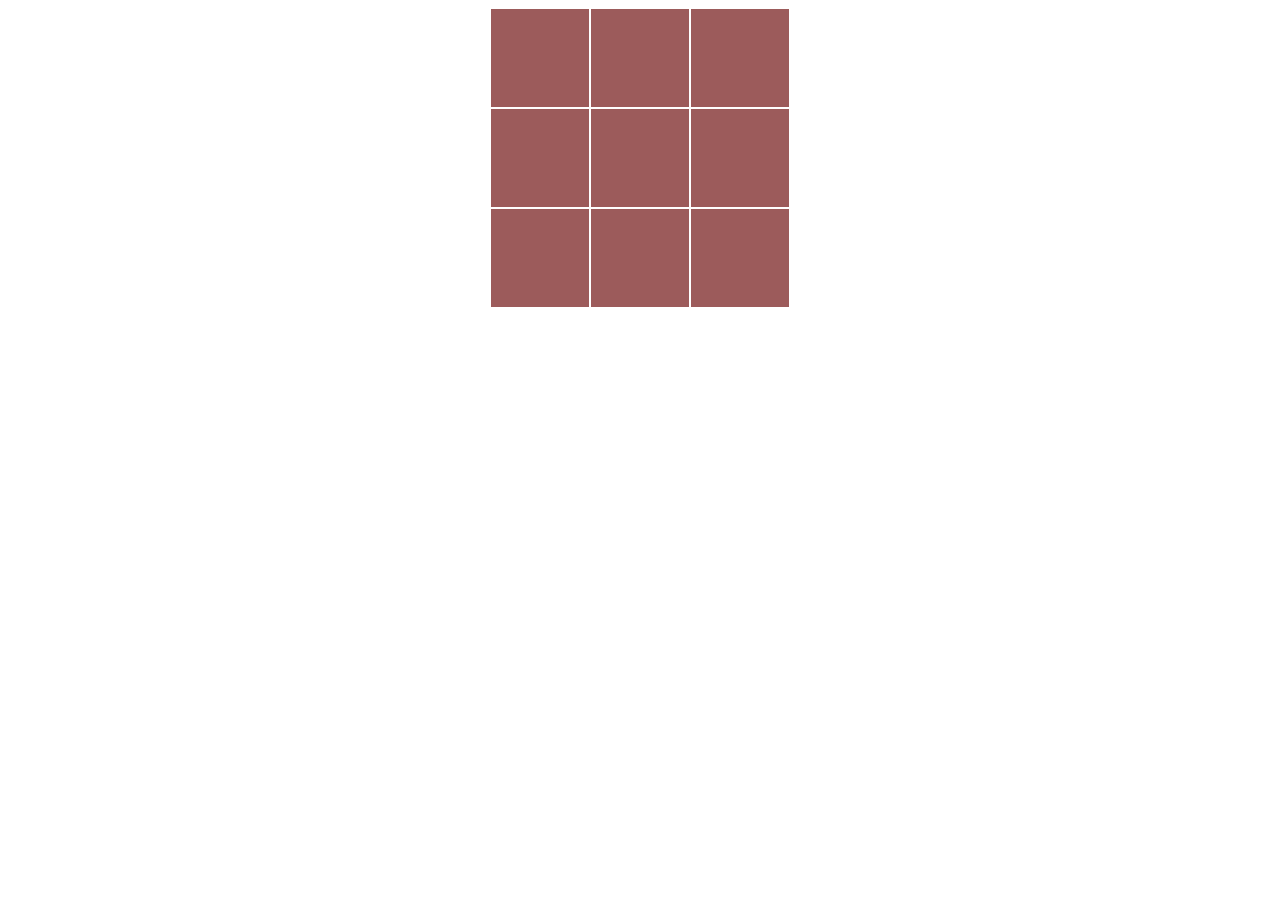
<file: cross/1on1/crosse.html>
<!DOCTYPE html>
<html lang="en">
<head>
    <meta charset="UTF-8">
    <meta name="viewport" content="width=device-width, initial-scale=1.0">
    <meta http-equiv="X-UA-Compatible" content="ie=edge">
    <title>крестики и нолики</title>
    <link rel="stylesheet" href="css/crosse.css">
    <script src="js/crosse.js" ></script>
</head>
<body>
  <div id="game"></div>  
</body>
</html>
</file>
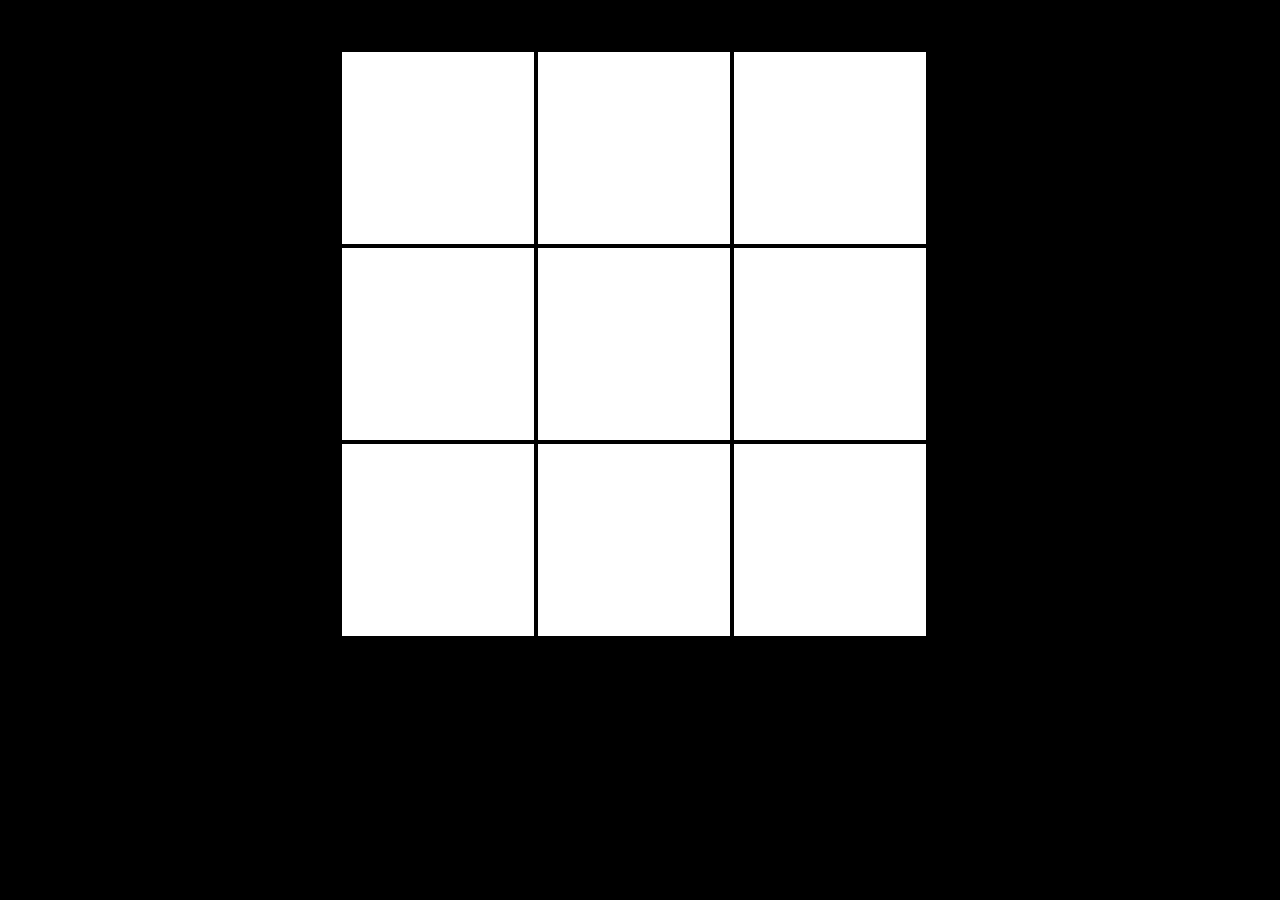
<file: cross/bot/botcrosse.html>
<!DOCTYPE html>
<html lang="ru">
<head>
  <title>Крестики-нолики на javascript</title>
  <meta charset="utf-8">
  <link rel="stylesheet" href="css/botcrosse.css">
    <script type="text/javascript" src="js/botcrosse.js" defer></script>
</head>
<body>
  <div class="container">
    <div class="table">
      <div class="cell" id="0" onclick="move(0, 'player')"></div>
      <div class="cell" id="1" onclick="move(1, 'player')"></div>
      <div class="cell" id="2" onclick="move(2, 'player')"></div>
      <div class="cell" id="3" onclick="move(3, 'player')"></div>
      <div class="cell" id="4" onclick="move(4, 'player')"></div>
      <div class="cell" id="5" onclick="move(5, 'player')"></div>
      <div class="cell" id="6" onclick="move(6, 'player')"></div>
      <div class="cell" id="7" onclick="move(7, 'player')"></div>
      <div class="cell" id="8" onclick="move(8, 'player')"></div>
    </div>
  </div>
</body>
</html>
</file>
<file: Visel/css/visel.css>
#word{
    text-align: center;
}
body{
    width: 100%;
    margin: 0;    
    overflow-x: hidden;   
}
div.letters{
    border: 2px solid black;
}
div#view{
    display: block;
    position:absolute;
    width:100%;
    height:100%;
}
div.image{
    margin-top:-100px;
    text-align: center;
   
    
}
div.poleForCose{
    background: url('../img/gif.gif') no-repeat;
    background-size: 100%;
    opacity: 0.70;
    height: 100%;
    left: 0;
    position: fixed;
    top: 0;
    width: 100%;
}
div.closeWindow{
    background: linear-gradient(to bottom left, rgb(49, 199, 219), pink,#5555fa) ;
    border: 1px solid blanchedalmond;
    border-radius: 20px;
    width: 28%;
    height: 28%;
    position: absolute;
    display: inline-block;
    left: 35%;
    top: 35%;       
}
div.clon{
    display: flex;
}
p{
    margin-bottom: 0;
    color: black ;
    margin-left: 18%;
    padding-bottom:5px; 
}
input{
    margin-left: 18%;
    width:40%;
    border: none;
    border-bottom: 2px solid #08223f;
    border-left: 2px solid #08223f; 
}
textarea#valueAbout{
    width: 60%;
    height: 50px;
    margin-left: 18%;
    border: none;
    border-bottom: 2px solid #08223f;
    border-left: 2px solid #08223f; 
}
button#buttonStart{
    display:block;
    margin: auto;
    width: 30%;
    height: 15%;
    font-size: 150%;
    border: none;
    color: white;
    text-decoration: none;
    border-radius: 3px;
    background: rgb(64,199,129);
    box-shadow: 3px -3px rgb(53,167,110) inset;
    transition: 0.4s;
}
button#buttonStart:hover{
    background: rgb(53,167,110);
    color: aqua;
}
button#buttonStart :active {
    box-shadow: 0 -3px rgb(20, 75, 47) inset;
}
div#word{
    font-size: 150%;
}
h2#about{
    margin:auto;
    width: 40%;
    background:#36be00;
    color:white;
    text-align: center;
}
div.messeges{
    text-align: center;
    color: red;
}
div#word{
    font-size: 100px;
    font-family:Georgia, 'Times New Roman', Times, serif;
}
main.areaInput{
    padding-top: 15px;
    width: 20%;
    margin: auto;
    padding-left: 2%;
}
</file>
<file: calculator/ready-projects/style.css>
body {
  font-size: 20px;
  background: linear-gradient(to right, rgb(214,249,255) 0%,rgb(158,232,250) 100%);
}
.main {
  display: flex;
  justify-content: center;
  padding-top: 40px;
}
.calc {
  background-color: #1c93ee;
  width: 385px;
  padding: 30px;
  border-radius: 6px;
}
.calc-display-input {
  width: 360px;
  height: 60px;
  margin: 20px 0;
  border-radius: 6px;
  background-color: #1d1d1d;
  color: #fff;
  text-align: right;
  font-size: 35px;
  padding: 10px;
}
.calc_button-row td {
  margin: 0 auto;
  padding: 5px;
}

.btn {
  width: 85px;
  height: 60px;
  background-color: #f4f4f4;
  font-size: 27px;
  color: #666666;
  text-transform: uppercase;
  border-radius: 6px;
  padding: 0;
  cursor: pointer;
  transition: 0.1s all;
}
.btn-hover-red:hover {
  background-color: #d83e33;
  color: #f2f2f2;
}
.btn-hover-orange:hover {
  background-color: #ff6a00;
  color: #f2f2f2;
}
.btn-hover-green:hover {
  background-color: green;
  color: #f2f2f2;
}
.btn:active {
  transform: translateY(-1px);
}
.btn-long {
  width: 183px;
}
.btn-equal {
  height: 145px;
}
input,
button {
  padding: 5px 15px;
  margin: 10px;
  border: 0;
  outline: 0;
  border-radius: 4px;
}
button {
  margin-left: 0;
  padding: 15px 24px;
}
@media screen and (max-width: 768px) {
  .calc {
    width: 300px;
    margin: 0 auto;
  }
  .calc-display-input {
    width: 280px;
  }
  input[placeholder] {
    font-size: 28px;
  }
  input::-moz-placeholder {
    font-size: 28px;
  }
  input:-moz-placeholder {
    font-size: 28px;
  }
  input:-ms-input-placeholder {
    font-size: 28px;
  }
  .btn {
    width: 64px;
  }
  .btn-long {
    width: 140px;
  }
}
@media screen and (max-width: 400px) {
  .calc {
    width: 280px;
  }
  .calc-display-input {
    width: 260px;
  }
  .btn {
    width: 60px;
  }
  .btn-long {
    width: 132px;
  }
}
</file>
<file: webdev/webdev/webdev/style.css>
body {
    margin: 0;
    padding: 0;
    width: 100%;
}

div.header_elements {
    /* bg-image */
    position: absolute;
    width: 1600px;
    height: 744px;
    left: 0px;
    top: 0px;
    background: url(./assets/bg-image.png);


}

div header {
    position: absolute;
    width: 1600px;
    height: 95px;
    left: 0px;
    top: 0px;
    margin: auto;
}

a {
    text-decoration: none;
}

div header a.about {
    position: absolute;
    width: 38px;
    height: 20px;
    left: 502px;
    top: 38px;

    font-family: 'Roboto', sans-serif;
    text-decoration: none;
    font-weight: 300;
    font-size: 14px;
    line-height: 140%;
    padding-bottom: -2px;
    border-bottom: 1px solid #FFFFFF;
    /* identical to box height, or 20px */

    display: flex;
    align-items: center;

    color: #FFFFFF;
}

header a.syllabus {
    position: absolute;
    width: 53px;
    height: 20px;
    left: 625px;
    top: 38px;

    /* body-14-reg */

    font-family: 'Roboto', sans-serif;
    font-style: normal;
    font-weight: normal;
    font-size: 14px;
    line-height: 140%;
    /* identical to box height, or 20px */

    display: flex;
    align-items: center;

    color: #FFFFFF;

    opacity: 0.8;
}

header a.projects {
    position: absolute;
    width: 52px;
    height: 20px;
    left: 923px;
    top: 38px;

    font-family: 'Roboto', sans-serif;
    font-style: normal;
    font-weight: normal;
    font-size: 14px;
    line-height: 140%;
    /* identical to box height, or 20px */

    display: flex;
    align-items: center;

    color: #FFFFFF;

    opacity: 0.8;
}

header a.faq {
    position: absolute;
    width: 26px;
    height: 20px;
    left: 1058px;
    top: 38px;

    /* body-14-reg */

    font-family: 'Roboto', sans-serif;
    font-style: normal;
    font-weight: normal;
    font-size: 14px;
    line-height: 140%;
    /* identical to box height, or 20px */

    display: flex;
    align-items: center;

    color: #FFFFFF;

    opacity: 0.8;
}

header img {
    position: absolute;
    width: 44px;
    height: 45px;
    left: 778px;
    top: 25px;
}

a:hover {
    border-radius: 10px;
    border: #00AFDB solid 1px;
    box-shadow: #007a99 3px 3px;
}

header div h1 {
    position: absolute;
    width: 760px;
    height: 75px;
    left: 435px;
    top: 187px;

    font-family: 'Roboto', sans-serif;
    font-style: normal;
    font-weight: bold;
    font-size: 64px;
    line-height: 75px;
    /* identical to box height */

    display: flex;
    align-items: center;
    text-align: center;
    letter-spacing: 4.5px;
    text-transform: uppercase;

    color: #FFFFFF;
}

header div p {
    position: absolute;
    width: 504px;
    height: 50px;
    left: 548px;
    top: 308px;

    font-family: 'Roboto', sans-serif;
    font-style: normal;
    font-weight: normal;
    font-size: 18px;
    line-height: 140%;
    /* or 25px */

    text-align: center;

    color: #FFFFFF;
}

button:hover {
    background: #003846;
    box-shadow: #00AFDB 3px 3px;
}

header div button {
    display: flex;
    flex-direction: row;
    padding: 13px 46px;

    position: absolute;
    width: 184px;
    height: 46px;
    left: 707px;
    top: 406px;

    background: #00AFDB;

    font-family: 'Roboto', sans-serif;
    font-style: normal;
    font-weight: 500;
    font-size: 14px;
    opacity: 0.8px;
    color: #FFFFFF;

    border: #00AFDB solid 1px;

}

div header div.social {
    position: absolute;
    width: 170px;
    height: 20px;
    left: 715px;
    top: 635px;
}

.mail {
    position: absolute;
    width: 20px;
    height: 20px;
    left: 0px;
    top: 0px;
}

.facebook {
    position: absolute;
    width: 20px;
    height: 20px;
    left: 50px;
    top: 0px;
}

.vector {
    position: absolute;
    left: 58.82%;
    right: 29.41%;
    top: 0%;
    bottom: 0%;

}

.youtube {

    position: absolute;
    width: 20px;
    height: 20px;
    left: 150px;
    top: 0px;
}

.mail:hover {
    border-radius: 50%;
    background: #5e221a;
}

.facebook:hover {
    border-radius: 50%;
    background: #001b92;
}

.vector:hover {
    border-radius: 50%;
    background: #00AFDB;
}

.youtube:hover {
    border-radius: 50%;
    background: #ff0000;
}


/* Rappresent <<<<<<<<<<<<<<<<<<<<<<<<<<<<<<<<<<<<<<<<<<<<<<*/

div.rappresent {
    position: absolute;
    width: 1600px;
    height: 842px;
    left: 0px;
    top: 744px;
}

div.rappresent div.content_block {
    position: absolute;
    width: 407px;
    height: 233px;
    left: 268px;
    top: 295px;
}

div.rappresent div.content_block h2 {

    position: absolute;
    width: 390px;
    height: 57px;
    left: 0px;
    top: -21px;

    /* h2-24-bold */

    font-family: 'Roboto', sans-serif;
    font-style: normal;
    font-weight: bold;
    font-size: 24px;
    line-height: 28px;
    display: flex;
    align-items: flex-end;
    letter-spacing: 1px;
    text-transform: uppercase;

    color: #373737;
}

div.rappresent div.content_block p {
    position: absolute;
    width: 407px;
    height: 80px;
    left: 0px;
    top: 63px;

    /* body-14-reg */

    font-family: 'Roboto', sans-serif;
    font-style: normal;
    font-weight: normal;
    font-size: 14px;
    line-height: 145%;
    /* or 20px */


    color: #4E4E4E;
}

strong {
    font-weight: 700;
}

div.rappresent div.content_block button {
    display: flex;
    flex-direction: row;
    padding: 14px 46px;

    position: absolute;
    width: 184px;
    height: 46px;
    left: 0px;
    top: 187px;

    background: #00AFDB;

    font-family: 'Roboto', sans-serif;
    font-style: normal;
    font-weight: 500;
    font-size: 14px;
    opacity: 0.8px;
    color: #FFFFFF;

    border: #00AFDB solid 1px;
}

div.rappresent div.content_block button:hover {
    background: #006680;
    border: #006680 solid 1px;
}

.phone_img {
    position: absolute;
    width: 407px;
    height: 582px;
    left: 923px;
    top: 120px;

}

/* conyainer_our_comunuty<<<<<<<<<<<<<<<<<<<<<<<<<<<<<<<<<<<<<<<<<<<<<<<< */

div.container_our_comunuty {
    position: absolute;
    width: 1600px;
    height: 504px;
    left: 0px;
    top: 1586px;
    background: #F5F6F7;
}

div.container_our_comunuty div.block_of_items {
    position: absolute;
    width: 298px;
    height: 175px;
    left: 269px;
    top: 155px;
}

div.container_our_comunuty div.block_of_items img {
    position: absolute;
    width: 45px;
    height: 45px;
    left: 127px;
    top: 0px;
}

div.container_our_comunuty div.block_of_items h2 {
    position: absolute;
    width: 200px;
    height: 20px;
    left: calc(50% - 160px/2);
    top: 52px;

    /* h3-16-upper-bold */

    font-family: 'Roboto', sans-serif;
    font-style: normal;
    font-weight: 500;
    font-size: 16px;
    line-height: 20px;
    /* identical to box height, or 125% */

    display: flex;
    align-items: center;
    text-align: center;
    letter-spacing: 2.4px;
    text-transform: uppercase;

    color: #373737;
}

div.container_our_comunuty div.block_of_items p {
    position: absolute;
    width: 298px;
    height: 80px;
    left: calc(50% - 298px/2);
    top: 82px;

    /* body-14-reg */

    font-family: "Roboto", sans-serif;
    font-style: normal;
    font-weight: normal;
    font-size: 14px;
    line-height: 145%;
    /* or 20px */

    display: flex;
    align-items: flex-end;
    text-align: center;

    color: #4E4E4E;
}

div.container_our_comunuty div.container div.nav_items {
    position: absolute;
    width: 79px;
    height: 20px;
    left: 1252px;
    top: 80px;
}

div.container_our_comunuty div.container div.nav_items i.left {

    position: absolute;
    width: 9px;
    height: 9px;
    left: 0px;
    top: 5px;


    box-sizing: border-box;
    border: solid #373737;
    border-width: 0 2px 2px 0;
    display: inline-block;
    transform: rotate(135deg);

}

div.container_our_comunuty div.container div.nav_items i.left:hover {
    border: solid #00AFDB;
    border-width: 0 4px 4px 0;
}

div.container_our_comunuty div.container div.nav_items i.num_1 {
    position: absolute;
    width: 12px;
    height: 25px;
    left: calc(50% - 37px/2);
    top: calc(50% - 25px/2 + 1px);

    font-family: Roboto;
    font-style: normal;
    font-weight: normal;
    font-size: 18px;
    line-height: 140%;
    /* or 25px */

    display: flex;
    align-items: center;
    text-align: center;

    color: #373737;
}

div.container_our_comunuty div.container div.nav_items i.slesh {
    position: absolute;
    width: 12px;
    height: 25px;
    left: 36px;
    top: calc(50% - 25px/2 + 1px);

    font-family: Roboto;
    font-style: normal;
    font-weight: normal;
    font-size: 18px;
    line-height: 140%;
    /* or 25px */

    display: flex;
    align-items: center;
    text-align: center;

    color: #373737;
}

div.container_our_comunuty div.container div.nav_items i.num_2 {
    position: absolute;
    width: 12px;
    height: 25px;
    left: 48px;
    top: calc(50% - 25px/2 + 1px);

    font-family: Roboto;
    font-style: normal;
    font-weight: normal;
    font-size: 18px;
    line-height: 140%;
    /* or 25px */

    display: flex;
    align-items: center;
    text-align: center;

    color: #373737;
}

div.container_our_comunuty div.container div.nav_items i.right {
    position: absolute;
    width: 9px;
    height: 9px;
    left: 69px;
    top: 5px;

    box-sizing: border-box;
    border: solid #373737;
    border-width: 0 2px 2px 0;
    display: inline-block;
    transform: rotate(-45deg);
}

div.container_our_comunuty div.container div.nav_items i.right:hover {
    border: solid #00AFDB;
    border-width: 0 4px 4px 0;
}

div.container_our_comunuty div.container div.block_of_images {
    position: absolute;
    width: 894px;
    height: 244px;
    left: 706px;
    top: 120px;
}

div.container_our_comunuty div.container div.block_of_images:nth-child(1) {
    position: absolute;
    width: 407px;
    height: 244px;
    left: 0px;
    top: 0px;

    background: #C4C4C4;
}

div.container_our_comunuty div.container div.block_of_images img.img_2 {
    position: absolute;
    width: 407px;
    height: 244px;
    left: 437px;
    top: 0px;

    background: #C4C4C4;
}

div.container_our_comunuty div.container div.block_of_images img.img_3 {
    position: absolute;
    width: 20px;
    height: 244px;
    left: 874px;
    top: 0px;

}

div.block_right_code {
    position: absolute;
    width: 1600px;
    height: 842px;
    left: 0px;
    top: 2090px;

}

div.block_right_code div.content_block_of_right_code img.phone_img_right {
    position: absolute;
    width: 407px;
    height: 582px;
    left: 269px;
    top: 120px;
}

div.block_right_code div.content_block_of_right_code div.right_text {
    position: absolute;
    width: 407px;
    height: 184px;
    left: 815px;
    top: 319px;
}

div.block_right_code div.content_block_of_right_code div.right_text h2 {
    position: absolute;
    width: 390px;
    height: 28px;
    left: 0px;
    top: -20px;

    /* h2-24-bold */

    font-family: "Roboto", sans-serif;
    font-style: normal;
    font-weight: bold;
    font-size: 24px;
    line-height: 28px;
    display: flex;
    align-items: flex-end;
    letter-spacing: 1px;
    text-transform: uppercase;

    color: #373737;
}

div.block_right_code div.content_block_of_right_code div.right_text p {
    position: absolute;
    width: 407px;
    height: 60px;
    left: 0px;
    top: 35px;

    /* body-14-reg */

    font-family: Roboto;
    font-style: normal;
    font-weight: normal;
    font-size: 14px;
    line-height: 145%;
    /* or 20px */


    color: #4E4E4E;
}

div.block_right_code div.content_block_of_right_code div.right_text button {
    display: flex;
    flex-direction: row;
    padding: 16px 46px;

    position: absolute;
    width: 180px;
    height: 47px;
    left: 0px;
    top: 138px;

    background: #00AFDB;

    border: #00AFDB solid 1px;

    font-family: 'Roboto', sans-serif;
    font-style: normal;
    font-weight: 700;
    font-size: 14px;
    opacity: 2px;
    align-items: center;
    text-align: center;

    color: #FFFFFF;


}

div.block_right_code div.content_block_of_right_code div.right_text button:hover {
    background: #006680;
    border: #006680 solid 1px;
}

/* <<<<<<<<<<<<<<<<<<<<<<<<<<<<<<<<<<<<<<<<<<<<<<<<<<<<<<<<<<<<<<<<<<<<<<<< */
div.laeyr_sing_up {
    position: absolute;
    width: 1600px;
    height: 524px;
    left: 0px;
    top: 2932px;
    background: url(./assets/pexels-christina-morillo-1181675\ 1.png);

}

div.laeyr_sing_up div.form {
    position: absolute;
    width: 406px;
    height: 104px;
    left: 597px;
    top: 200px;
}

div.laeyr_sing_up div.form h2 {
    position: absolute;
    width: 400px;
    height: 28px;
    left: 13px;
    top: -20px;

    /* h2-24-bold */

    font-family: Roboto;
    font-style: normal;
    font-weight: bold;
    font-size: 24px;
    line-height: 28px;
    display: flex;
    align-items: flex-end;
    text-align: center;
    letter-spacing: 1px;
    text-transform: uppercase;

    color: #FFFFFF;
}

div.laeyr_sing_up div.form form.registration {
    position: absolute;
    width: 406px;
    height: 46px;
    left: 0px;
    top: 58px;

}

div.laeyr_sing_up div.form form.registration input {
    position: absolute;
    width: 316px;
    height: 42px;
    left: 0px;
    top: 0px;
    padding-left: 21px;
    border: 1px solid #FFFFFF;
    font-family: Roboto;
    font-style: normal;
    font-weight: normal;
    font-size: 18px;
    line-height: 140%;
    /* identical to box height, or 20px */

    display: flex;
    align-items: flex-end;

    color: #373737;
}

div.laeyr_sing_up div.form form.registration input::placeholder {
    position: absolute;
    width: 39px;
    height: 20px;
    padding-left: 2px;
    padding-top: 19px;

    /* body-14-reg */

    font-family: Roboto;
    font-style: normal;
    font-weight: normal;
    font-size: 14px;
    line-height: 140%;
    /* identical to box height, or 20px */

    display: flex;
    align-items: flex-end;

    color: #373737;
}

div.laeyr_sing_up div.form form.registration button {
    position: absolute;
    width: 65px;
    height: 46px;
    left: 341px;
    border: none;
    background: #00AFDB;
    cursor: pointer;
    top: 0px;

}

.svg_gal {
    padding-top: 1px;

}

/* <<<<<<<<<<<<<<<<<<<<<<<<<<<<<<<<<<<<<<<<<<<<<<<<,,,<<<<<<<< */
div.block_down {

    position: absolute;
    width: 1600px;
    height: 408px;
    left: 0px;
    top: 3530px;
    background: #F5F6F7;
}

div.block_down h2 {
    position: absolute;
    width: 300px;
    height: 28px;
    left: 675px;
    top: 25px;

    font-family: Roboto;
    font-style: normal;
    font-weight: bold;
    font-size: 24px;
    line-height: 28px;
    display: flex;
    align-items: flex-end;
    text-align: center;
    letter-spacing: 1px;
    text-transform: uppercase;

    color: #373737;



}

div.block_down p {
    position: absolute;
    width: 483px;
    height: 40px;
    left: 559px;
    top: 81px;

    /* body-14-reg */

    font-family: Roboto;
    font-style: normal;
    font-weight: 400;
    font-size: 14px;
    line-height: 150%;
    /* or 20px */

    display: flex;
    align-items: center;
    text-align: center;

    color: #4E4E4E;
}

div.block_down form.ap {
    position: absolute;
    width: 188px;
    height: 50px;
    left: 597px;
    top: 162px;
}

div.block_down form.an {
    position: absolute;
    width: 186px;
    height: 48px;
    left: 815px;
    top: 162px;
}

div.block_down form input.in_apple {
    position: absolute;
    width: 128px;
    height: 50px;
    left: 0px;
    top: 0px;

    background: #00AFDB;
    border: 1px solid #00AFDB;
}

div.block_down form button.apple {
    position: absolute;
    width: 60px;
    height: 50px;
    left: 128px;
    top: 0px;

    background: #009CC2;
    border: 1px solid #009CC2;
}

div.block_down form input.in_android {
    position: absolute;
    width: 128px;
    height: 50px;
    left: 0px;
    top: 0px;
    position: absolute;
    width: 128px;
    height: 50px;
    left: 0px;
    top: 0px;

    background: #00AFDB;
    border: 1px solid #00AFDB;

}

div.block_down form button.android {
    position: absolute;
    width: 60px;
    height: 50px;
    left: 128px;
    top: 0px;

    background: #009CC2;
    border: 1px solid #009CC2;
}

div.block_down input {
    padding-left: 17px;
    padding-top: 6px;
    font-family: Roboto;
    font-style: normal;
    font-weight: bold;
    font-size: 14px;
    line-height: 16px;
    display: flex;
    align-items: flex-end;
    text-align: center;
    text-transform: uppercase;

    color: #FFFFFF;
}

div.block_down input:hover {
    color: #7be5ff;
    cursor: pointer;
}

.logo_apple:hover {
    width: 20px;
    cursor: pointer;
}

.logo_android:hover {

    cursor: pointer;
}

/* <<<<<<<<<<<<<<<<<<<<<<<<<<<<<<<<<<<<<<<<<<<<<<<<<<<<<<<<<<<<<<<<<<<<<<<<<<<<, */
footer {
    position: absolute;
    margin: auto;
    width: 1600px;
    height: 184px;
    left: 0px;
    top: 3920px;

    background: #000000;
}

footer div.nav_items {
    position: absolute;
    width: 400px;
    height: 16px;
    left: 160px;
    top: 73px;
}

footer div.nav_items img {
    position: absolute;
    width: 44px;
    height: 45px;
    left: 618px;
    top: -12px;
}

footer p {

    position: absolute;
    width: 170px;
    height: 20px;
    left: 1270px;
    top: 60px;

    /* body-14-reg */

    font-family: Roboto;
    font-style: normal;
    font-weight: normal;
    font-size: 14px;
    line-height: 140%;
    /* identical to box height, or 20px */

    text-align: center;

    color: #818181;
}

footer div.audition_menu {
    position: absolute;
    width: 376px;
    height: 20px;
    left: 0px;
    top: 0px;
}

footer a {
    font-family: Roboto;
    font-style: normal;
    font-weight: 500;
    font-size: 14px;
    line-height: 145%;

    /* identical to box height, or 20px */


    color: #FFFFFF;

    opacity: 0.98;


}

footer a:nth-child(1) {
    position: absolute;
    width: 45px;
    height: 20px;
    left: 0px;
    top: 0px;
}

footer a:nth-child(2) {
    position: absolute;
    width: 46px;
    height: 20px;
    left: 85px;
    top: 0px;

}

footer a:nth-child(3) {
    position: absolute;
    width: 65px;
    height: 20px;
    left: 171px;
    top: 0px;

}

footer a::after {
    content: "";
    margin-left: 19px;
    width: 3px;
    border: 0.5px solid #4E4E4E;
    transform: rotate(-90deg);
}

footer a:last-child::after {
    content: none;
}
</file>
<file: ButtleShipe/css/bs.css>
div#board{    
    position: relative;
   right: 50px;
    
}
table{
    position: absolute;
    border: 2px solid wheat;
height: 533px;
width: 578px;
margin-left: 35%;
margin-top: 25px;
border-spacing: 0;
}
td{
    border: 1px solid wheat;
    
}
div#messageArea{
    position: absolute;
    top:0;
    left: 40px;
    color: darkgoldenrod;
    font-size: 50px;  
}

form{
    position: absolute;
    top:590px;
    right: 0;
    padding: 15px;
    background-color: azure;
}
form input{
    background-color: rgb(185, 194, 246);
    border-color: rgb(87, 61, 61);
    font-size: 1em;
}
input#fireButton{
    width: 40px;
    color: rgb(3, 46, 3);
}
</file>
<file: cars/css/cars.css>
body{
    width: 100%;
    height: 100%;
    margin: 0;
}
img.rul{
width: 20%;
height: 20%;
padding-right: 5%;
float: right;
}
#rules{
    width: 50px;
    margin-left: 50px;
}
p.f{
    width: 150px;
    color: #d7e4e1;
    padding: 5px;
    margin-left: 4%;
    background: linear-gradient(to top left, rgb(85, 28, 14), rgb(30, 45, 185),#15fd00) ;
    border: 1px solid blanchedalmond;
    border-radius: 20px;
    text-align: center;
}
canvas{
    display: inline-flex;
    position: absolute;
    background: url('../forest.png') no-repeat;
    background-size: 100% 100%;
    margin-left: 20%;
    border: 3px solid #000000;
    width: 50%;
}
p.foil{
    position: absolute;
    background: rgb(76, 233, 3);
    font-size: 200%;
    width: 10%;
    margin-left: 21%;
    color: gold;
}
div.poleForCose{
    background: black;
    background-size: 100%;
    opacity: 0.70;
    height: 100%;
    left: 0;
    position: fixed;
    top: 0;
    width: 100%;
}
div.closeWindow{
    background: linear-gradient(to top left, rgb(0, 243, 41), rgb(185, 30, 56),#0000fd) ;
    border: 1px solid blanchedalmond;
    border-radius: 20px;
    width: 28%;
    height: 28%;
    position: absolute;
    display: inline-block;
    left: 35%;
    top: 35%;       
}
.Losse{
    color: wheat;
    text-align: center;
    font-family: -apple-system, BlinkMacSystemFont, 'Segoe UI', Roboto, Oxygen, Ubuntu, Cantarell, 'Open Sans', 'Helvetica Neue', sans-serif;
    font-size: 150%;
}
#buttonStart{
    display: inline;
    color: #ca9d44;
    text-decoration: none;
    text-shadow: rgba(255,255,255,.5) 2px 2px, rgba(150,150,150,.3) 3px 3px;
    user-select: none;
    padding: 5px 10px;
    border-radius: 20%;
    font-size: 140%;
    background-image:
     linear-gradient(45deg, rgba(255,255,255,.0) 40%, rgba(255,255,255,.8), rgba(255,255,255,.0) 70%),
     linear-gradient(to right, rgba(255,255,255,1), rgba(255,255,255,0) 20%, rgba(255,255,255,0) 90%, rgba(255,255,255,.3)),
     linear-gradient(to right, rgba(125,125,125,1), rgba(255,255,255,.9) 45%, rgba(125,125,125,.5)),
     linear-gradient(to right, rgba(125,125,125,1), rgba(255,255,255,.9) 45%, rgba(125,125,125,.5)),
     linear-gradient(to right, rgba(223,190,170,1), rgba(255,255,255,.9) 45%, rgba(223,190,170,.5)),
     linear-gradient(to right, rgba(223,190,170,1), rgba(255,255,255,.9) 45%, rgba(223,190,170,.5));
    background-repeat: no-repeat;
    background-size: 200% 100%, auto, 100% 2px, 100% 2px, 100% 1px, 100% 1px;
    background-position: 200% 0, 0 0, 0 0, 0 100%, 0 4px, 0 calc(100% - 4px);
    box-shadow: rgba(0,0,0,.5) 3px 4px 4px -4px;
    margin-left:40%;
}
button#buttonStart:hover{
    transition: .9s linear;
    background-position: -200% 0, 0 0, 0 0, 0 100%, 0 4px, 0 calc(100% - 4px);
    text-shadow:salmon 1px 1px, black 2px 3px 2px;
}

button#buttonStart:active {
    top: 5px;
    left: 5px;
}
#rules{
    display: inline;
    color: #ca9d44;
    text-decoration: none;
    text-shadow: rgba(255,255,255,.5) 2px 2px, rgba(150,150,150,.3) 3px 3px;
    user-select: none;
    width: 5%;
    border-radius: 20%;
    font-size: 140%;
    background-image:
     linear-gradient(45deg, rgba(255,255,255,.0) 40%, rgba(255,255,255,.8), rgba(255,255,255,.0) 70%),
     linear-gradient(to right, rgba(255,255,255,1), rgba(255,255,255,0) 20%, rgba(255,255,255,0) 90%, rgba(255,255,255,.3)),
     linear-gradient(to right, rgba(125,125,125,1), rgba(255,255,255,.9) 45%, rgba(125,125,125,.5)),
     linear-gradient(to right, rgba(125,125,125,1), rgba(255,255,255,.9) 45%, rgba(125,125,125,.5)),
     linear-gradient(to right, rgba(223,190,170,1), rgba(255,255,255,.9) 45%, rgba(223,190,170,.5)),
     linear-gradient(to right, rgba(223,190,170,1), rgba(255,255,255,.9) 45%, rgba(223,190,170,.5));
    background-repeat: no-repeat;
    background-size: 200% 100%, auto, 100% 2px, 100% 2px, 100% 1px, 100% 1px;
    background-position: 200% 0, 0 0, 0 0, 0 100%, 0 4px, 0 calc(100% - 4px);
    box-shadow: rgba(0,0,0,.5) 3px 4px 4px -4px;
    margin-left:5%;
    
}
button#rules:hover{
    transition: .9s linear;
    background-position: -200% 0, 0 0, 0 0, 0 100%, 0 4px, 0 calc(100% - 4px);
    text-shadow:salmon 1px 1px, black 2px 3px 2px;
}

button#rules:active {
    top: 5px;
    left: 5px;
}
</file>
<file: cross/1on1/css/crosse.css>
#game{
width: 300px;
height:300px;
background: rgb(156, 91, 91);
margin: auto;
}
.block{
    width: 100px;
    height: 100px;
    float:left;
    border: 1px solid white;
    box-sizing: border-box;
    line-height: 100px;
    text-align:center;
    font-size: 90px;
    font-family:Arial, Helvetica, sans-serif;
    text-transform: uppercase;
}
</file>
<file: cross/bot/css/botcrosse.css>
body {
    background-color: black;
    overflow-x: hidden;
  }
  .actions {
    text-align: center;
  }
  .ai {
    background: url('img./ai.jpg') no-repeat;
    text-align: center;
  }
.table{
    width: 600px;
    height: 600px;
}
  .container {
    margin:50px auto;
    padding-right: 300px;
    width: 300px;
  }
  .cell {
    background-color: white;
    border: 2px solid black;
    float: left;
    height: 192px;
    width: 192px;
  }
  .cell:hover {
    border-color: red;
  }
  .player {
    background: url('img./player.jpg') no-repeat;
    text-align: center;
  }
</file>
